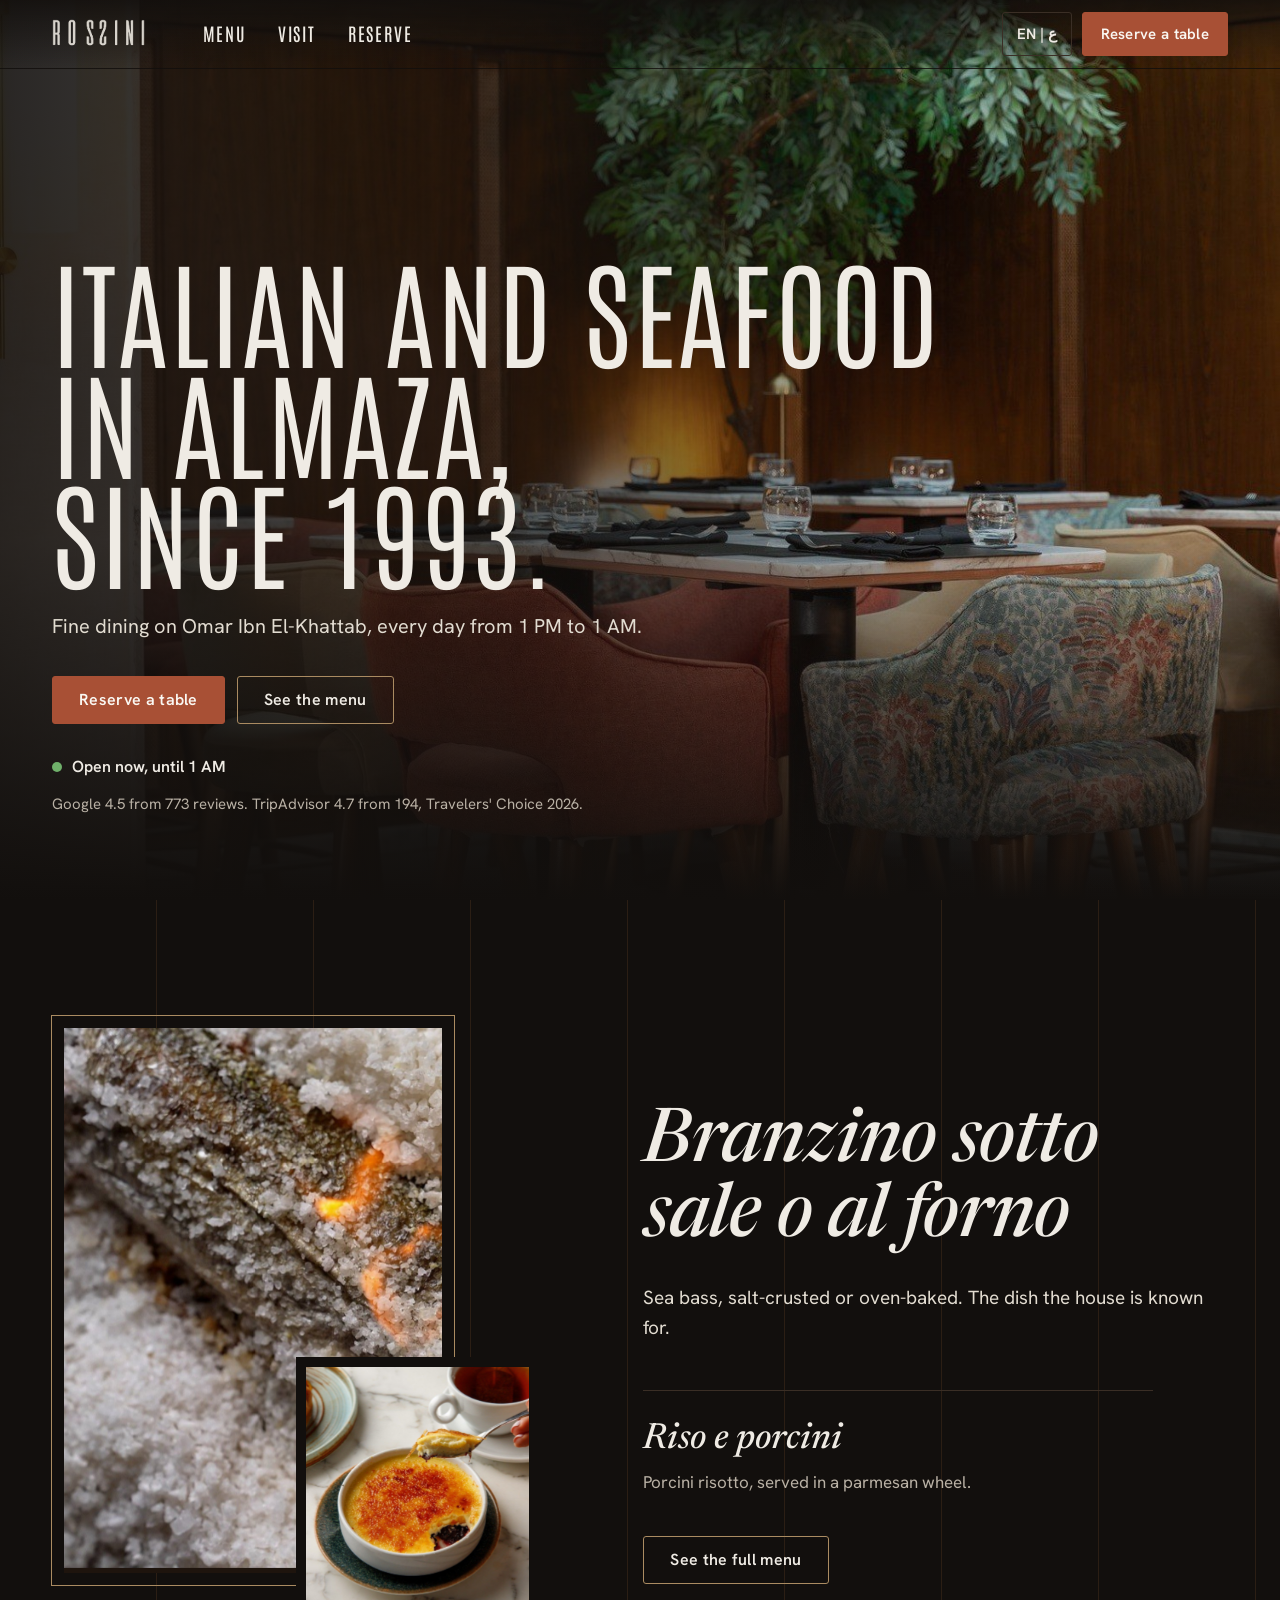
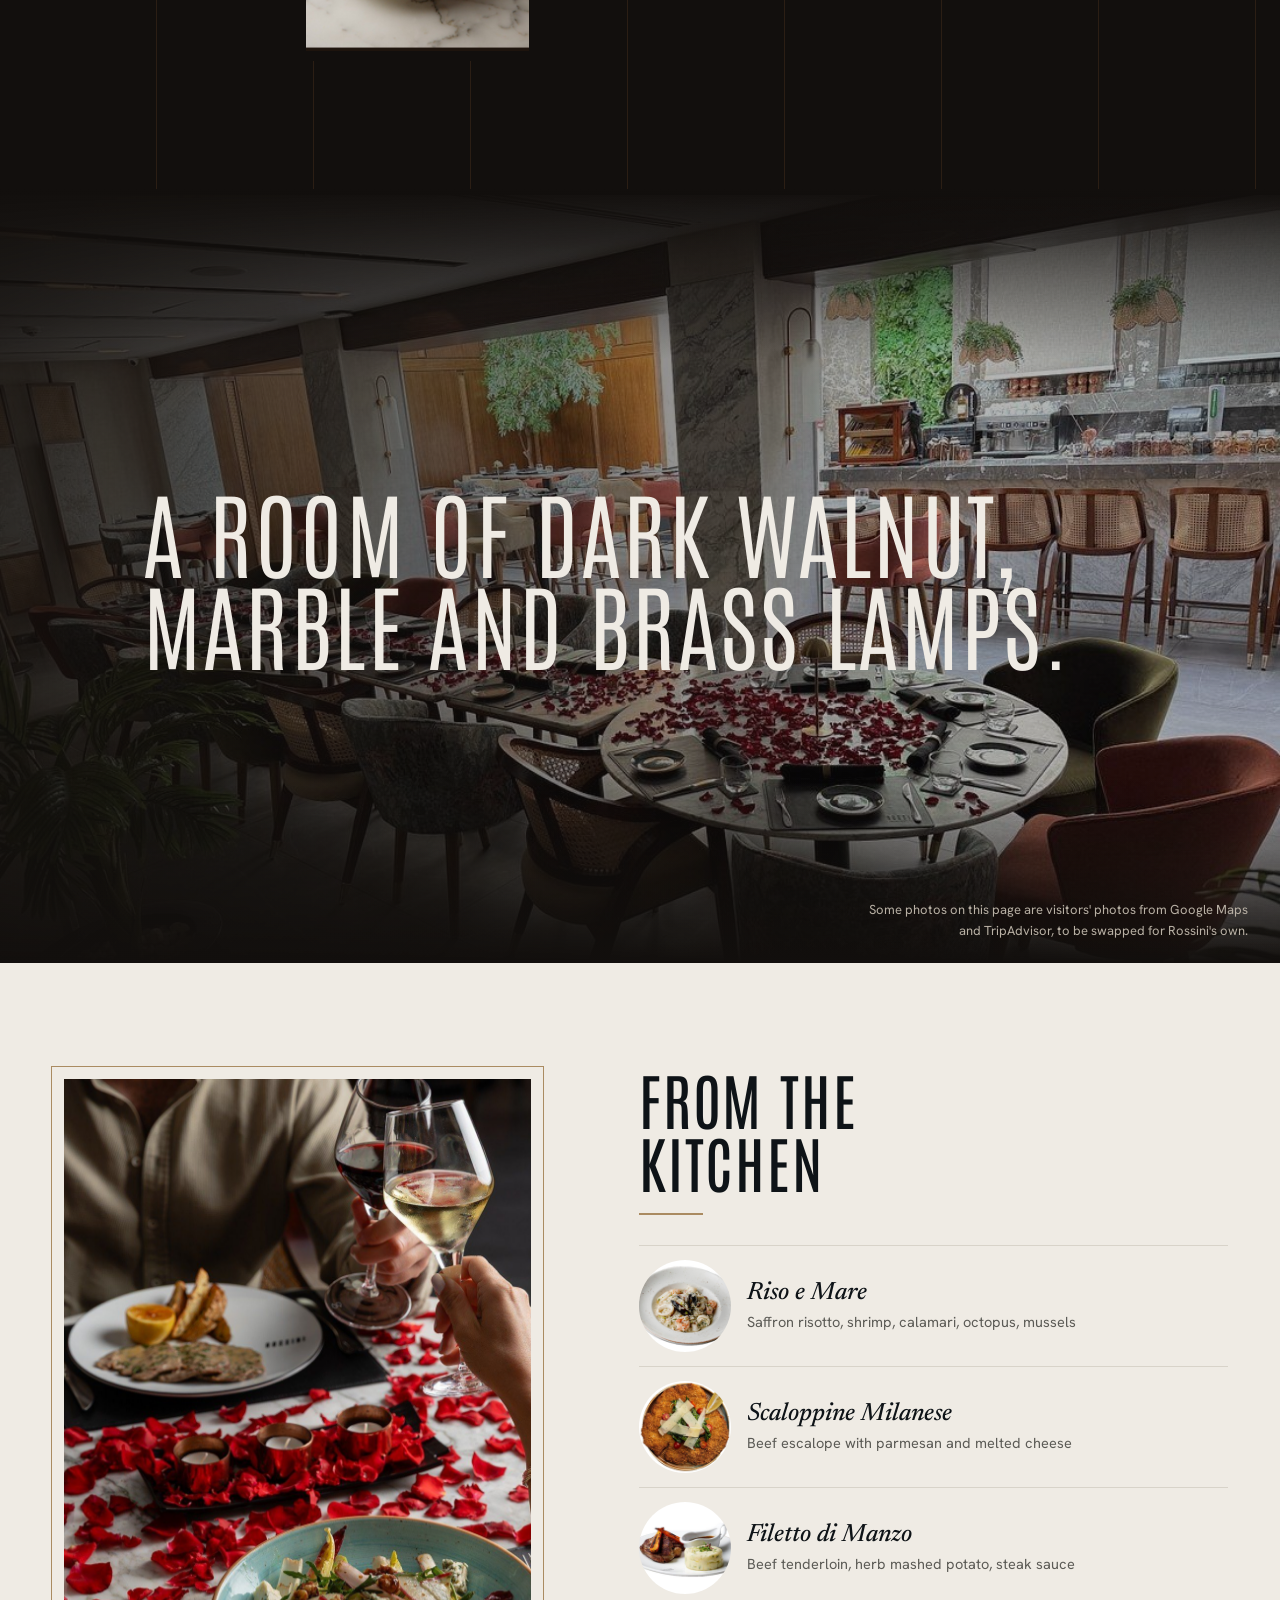
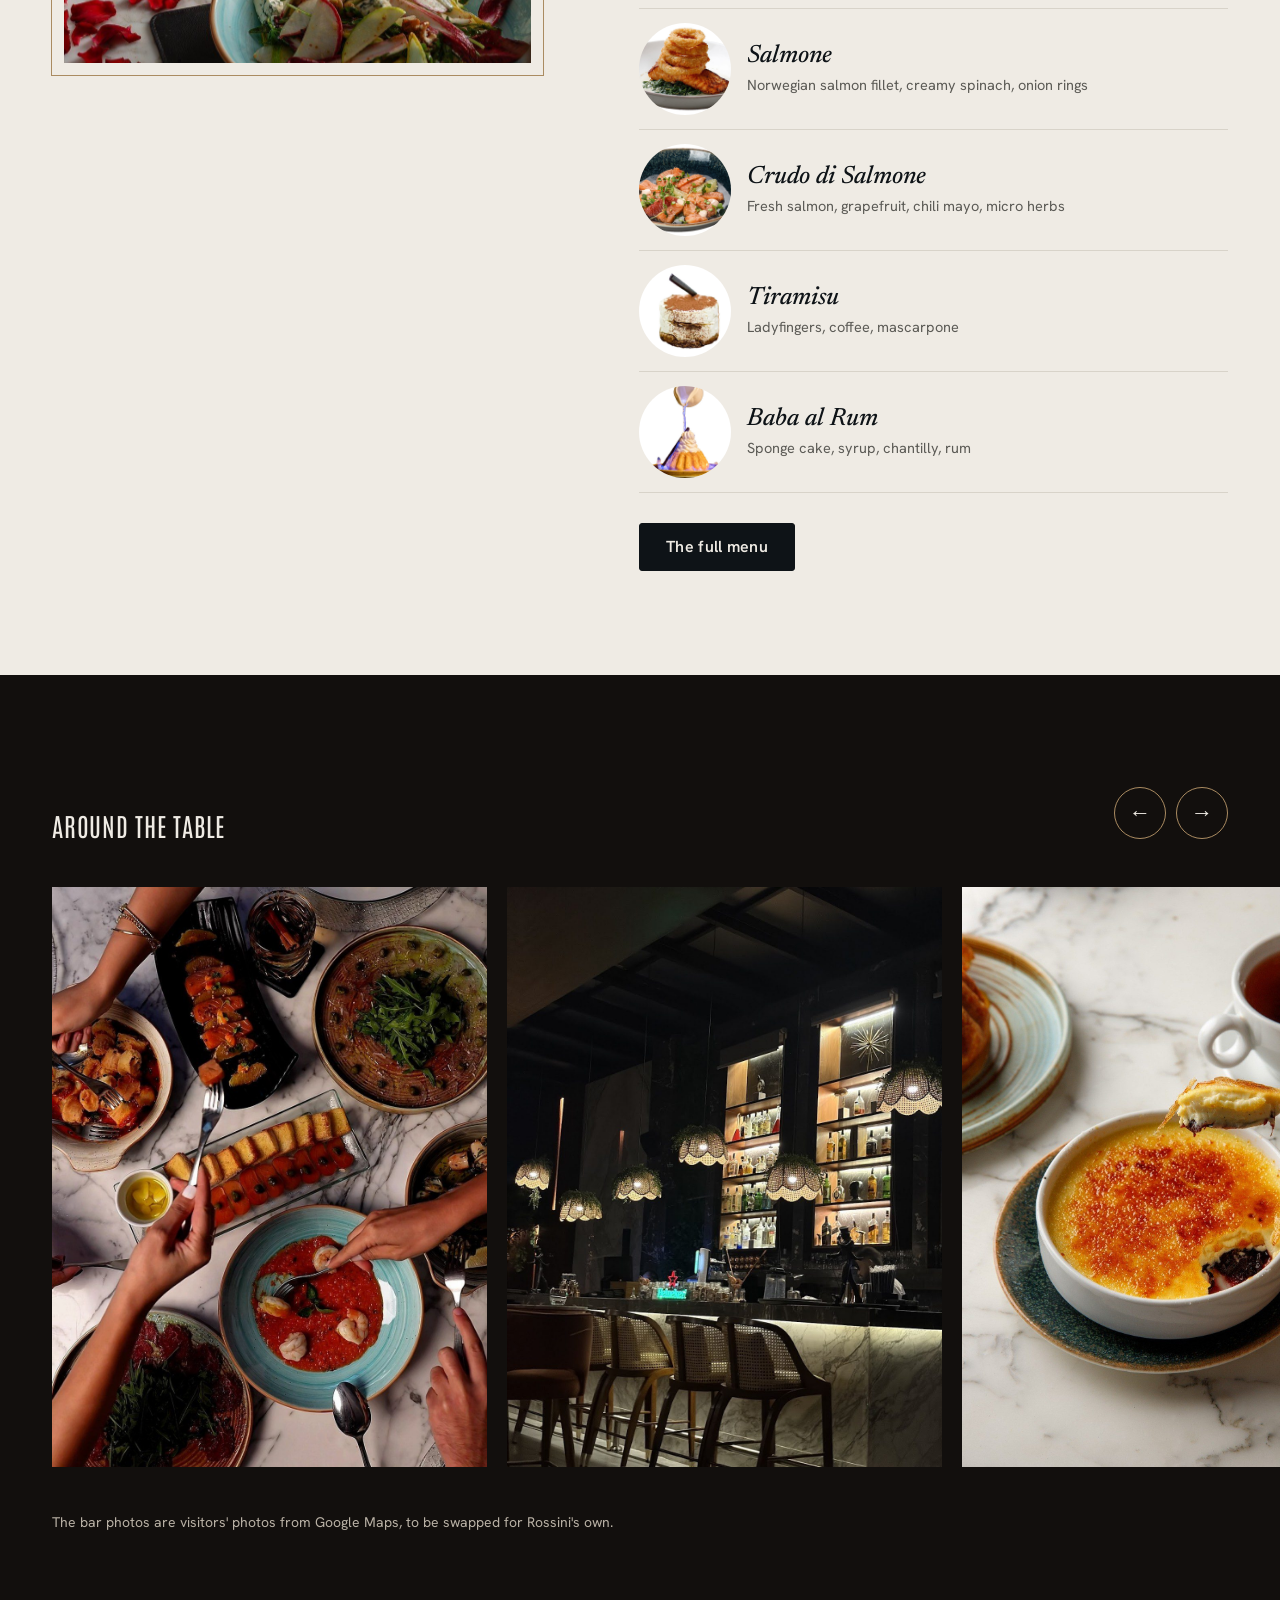
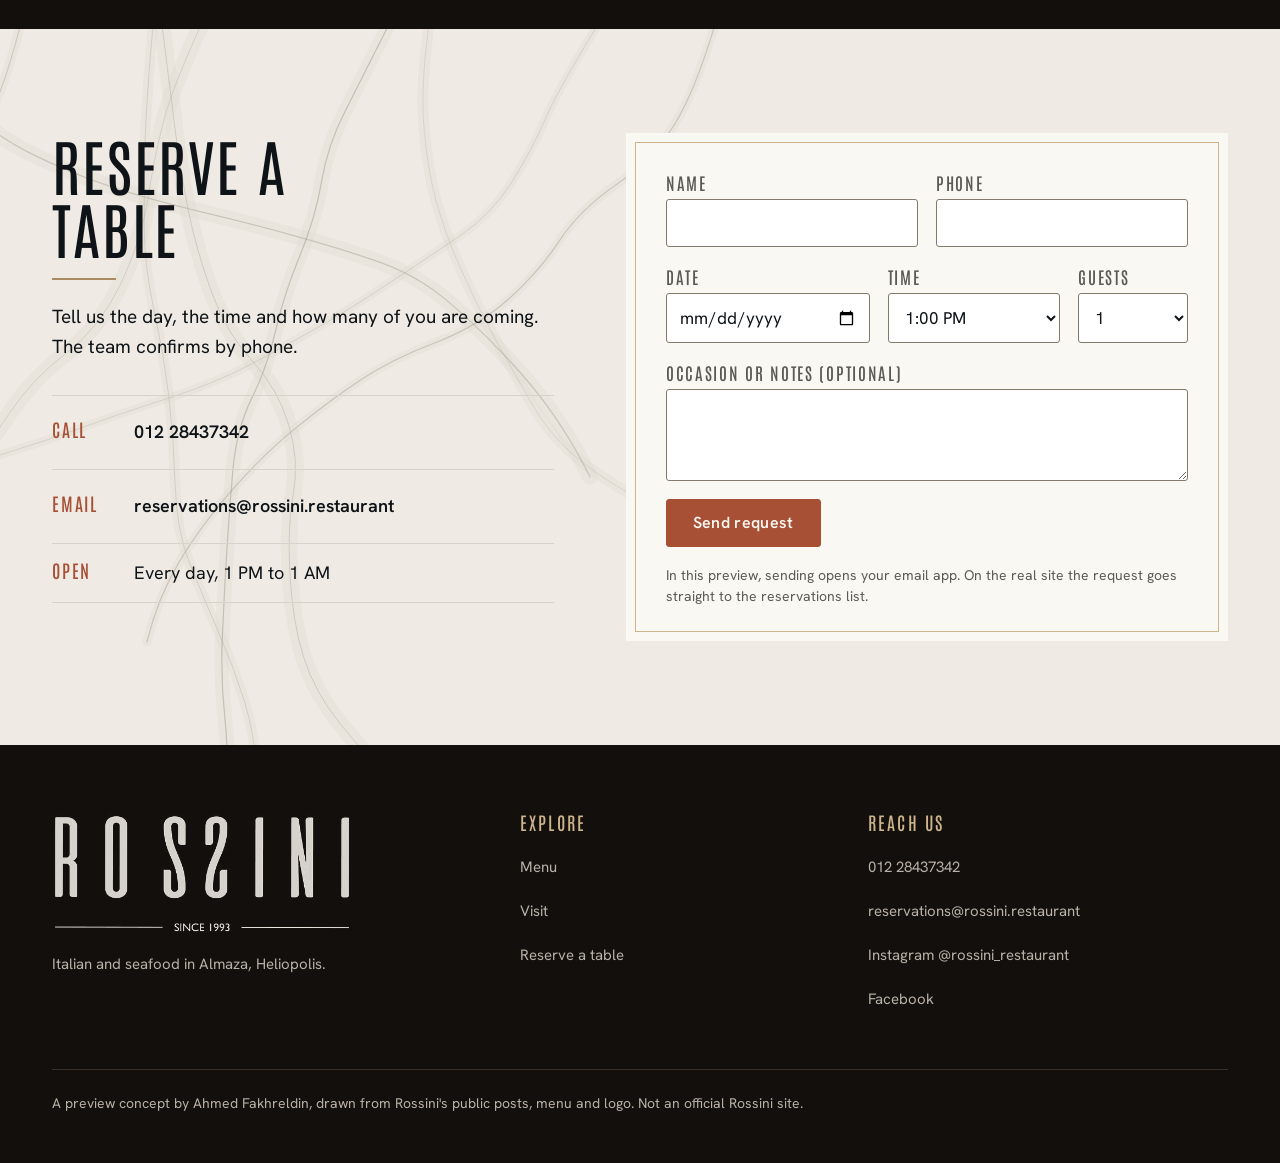
<file: index.html>
<!doctype html>
<html lang="en"><head><meta charset="utf-8"><meta name="viewport" content="width=device-width,initial-scale=1">
<title>Rossini | Italian and seafood in Almaza, since 1993</title>
<meta name="description" content="Rossini, Italian and seafood fine dining on Omar Ibn El-Khattab in Almaza, Heliopolis. Menu, hours, directions and table requests."><meta name="theme-color" content="#120F0D"><meta name="robots" content="noindex">
<meta property="og:title" content="Rossini | Italian and seafood in Almaza, since 1993"><meta property="og:description" content="Rossini, Italian and seafood fine dining on Omar Ibn El-Khattab in Almaza, Heliopolis. Menu, hours, directions and table requests."><meta property="og:image" content="img/rossini/01_DPwO1UuDSad.jpg">
<link rel="icon" type="image/png" href="img/rossini/icon.png">
<script>document.documentElement.classList.add("js")</script>
<link rel="stylesheet" href="fonts.css"><link rel="stylesheet" href="site.css"></head><body>
<a class="skip" href="#main">Skip to content</a><header class="hdr hdr--over"><div class="wrap">
 <a class="brand" href="index.html" aria-label="Rossini, home"><img src="img/rossini/mark-cream.png" alt="Rossini" width="124" height="40"></a>
 <nav class="nav" aria-label="Main"><a href="menu.html">Menu</a><a href="visit.html">Visit</a><a href="index.html#reserve">Reserve</a></nav>
 <div class="hr"><button class="lang js-ar" type="button" aria-label="Switch to Arabic">EN | ع</button><a class="btn sm" href="index.html#reserve">Reserve a table</a></div>
 <button class="burger" type="button" aria-expanded="false" aria-controls="mnav" aria-label="Open menu"><i></i><i></i><i></i></button>
</div></header>
<nav class="mnav" id="mnav" aria-label="Menu"><a href="menu.html">Menu</a><a href="visit.html">Visit</a><a href="index.html#reserve">Reserve a table</a><a href="https://www.instagram.com/rossini_restaurant/" target="_blank" rel="noopener">Instagram</a>
 <a class="sub js-ar" href="#" onclick="return false">Arabic version: part of the full build</a></nav>
<main id="main">
<section class="hero2">
 <div class="hbg"><img src="img/rossini/full/01_DPwO1UuDSad.jpg" alt="The Rossini dining room: walnut panelling, an olive tree, coral velvet armchairs and marble tables" width="1365" height="1706" fetchpriority="high"></div>
 <div class="wrap hwrap">
  <h1><span class="ln">Italian and seafood</span> <span class="ln">in Almaza,</span> <span class="ln">since 1993.</span></h1>
  <p class="sub">Fine dining on Omar Ibn El-Khattab, every day from 1 PM to 1 AM.</p>
  <div class="cta"><a class="btn" href="#reserve">Reserve a table</a><a class="btn ghost" href="menu.html">See the menu</a></div>
  <p class="status js-status">Open every day, 1 PM to 1 AM</p>
  <p class="proof">Google 4.5 from 773 reviews. TripAdvisor 4.7 from 194, Travelers' Choice 2026.</p>
 </div>
</section>

<section class="sigf"><div class="wrap">
 <div class="sf-fig">
  <figure class="sf-main px ob rv"><img data-px="46" src="img/rossini/full/03_DQtmpgDiWe9.jpg" alt="Sea bass baked in a salt crust, with a flame at the edge" width="1012" height="1800" loading="lazy" decoding="async"></figure>
  <figure class="sf-sub px rv" style="--d:.18s"><img data-px="-30" src="img/rossini/full/04_Dc0jBElD6-a.jpg" alt="A crème brûlée being cracked with a spoon, tea beside it" width="1365" height="1706" loading="lazy" decoding="async"></figure>
 </div>
 <div class="sf-copy">
  <h2 class="rv">Branzino sotto sale o al forno</h2>
  <p class="lead rv" style="--d:.1s">Sea bass, salt-crusted or oven-baked. The dish the house is known for.</p>
  <div class="sf2 rv" style="--d:.2s"><h3>Riso e porcini</h3><p>Porcini risotto, served in a parmesan wheel.</p></div>
  <div class="cta rv" style="--d:.3s"><a class="btn ghost" href="menu.html">See the full menu</a></div>
 </div>
</div></section>

<section class="pband">
 <div class="pimg"><img data-px="60" src="img/rossini/full/10_ta-dining-room.jpg" alt="A long table set with rose petals, with the bar and garden glazing behind" width="1100" height="825" loading="lazy" decoding="async"></div>
 <div class="wrap"><p class="bigline rv">A room of dark walnut, marble and brass lamps.</p></div>
 <p class="pcap">Some photos on this page are visitors' photos from Google Maps and TripAdvisor, to be swapped for Rossini's own.</p>
</section>

<section class="sec kitchen"><div class="wrap">
 <figure class="kfig px ob"><img data-px="40" src="img/rossini/full/07_DeEXs-hDTd3.jpg" alt="A table set for two with rose petals, wine glasses, a salad and a fish dish" width="1080" height="1350" loading="lazy" decoding="async"></figure>
 <div>
  <h2 class="rv">From the kitchen</h2><span class="rule"></span>
  <ul class="rows"><li><span class="th"><img src="img/rossini/dishes/fff6aa2e.jpg" alt="" width="600" height="400"></span><span class="it"><i>Riso e Mare</i><small>Saffron risotto, shrimp, calamari, octopus, mussels</small></span></li><li><span class="th"><img src="img/rossini/dishes/2e9b0869.jpg" alt="" width="600" height="400"></span><span class="it"><i>Scaloppine Milanese</i><small>Beef escalope with parmesan and melted cheese</small></span></li><li><span class="th"><img src="img/rossini/dishes/8d470fe8.jpg" alt="" width="600" height="400"></span><span class="it"><i>Filetto di Manzo</i><small>Beef tenderloin, herb mashed potato, steak sauce</small></span></li><li><span class="th"><img src="img/rossini/dishes/2f91ca54.jpg" alt="" width="600" height="400"></span><span class="it"><i>Salmone</i><small>Norwegian salmon fillet, creamy spinach, onion rings</small></span></li><li><span class="th"><img src="img/rossini/dishes/bc25a0dc.jpg" alt="" width="600" height="400"></span><span class="it"><i>Crudo di Salmone</i><small>Fresh salmon, grapefruit, chili mayo, micro herbs</small></span></li><li><span class="th"><img src="img/rossini/dishes/a33565ce.jpg" alt="" width="600" height="400"></span><span class="it"><i>Tiramisu</i><small>Ladyfingers, coffee, mascarpone</small></span></li><li><span class="th"><img src="img/rossini/dishes/de966da7.jpg" alt="" width="600" height="400"></span><span class="it"><i>Baba al Rum</i><small>Sponge cake, syrup, chantilly, rum</small></span></li></ul>
  <div class="more rv"><a class="btn dk" href="menu.html">The full menu</a></div>
 </div>
</div></section>

<section class="evening">
 <div class="wrap ehead"><h2 class="rv">Around the table</h2>
  <div class="gnav"><button type="button" class="js-prev" aria-label="Previous photos">&#8592;</button><button type="button" class="js-next" aria-label="Next photos">&#8594;</button></div></div>
 <div class="track js-track" tabindex="0" role="region" aria-label="Photos of Rossini, scroll sideways">
  <figure><img src="img/rossini/full/08_DPbLyehDDM-.jpg" alt="A full table of sharing dishes seen from above, hands reaching in" width="1012" height="1800" loading="lazy" decoding="async"></figure>
  <figure><img src="img/rossini/full/13_maps-bar-night.jpg" alt="The bar at night, lit amber" width="1080" height="1440" loading="lazy" decoding="async"></figure>
  <figure><img src="img/rossini/full/04_Dc0jBElD6-a.jpg" alt="Crème brûlée with a hand cracking the sugar" width="1365" height="1706" loading="lazy" decoding="async"></figure>
  <figure><img src="img/rossini/full/12_maps-bar.jpg" alt="The marble bar by day, with backlit shelves and woven pendant lamps" width="1080" height="1620" loading="lazy" decoding="async"></figure>
  <figure><img src="img/rossini/full/11_ta-table-spread.jpg" alt="Overhead view of a marble table with sharing plates embossed with the Rossini name" width="853" height="1280" loading="lazy" decoding="async"></figure>
 </div>
 <div class="wrap"><p class="cap">The bar photos are visitors' photos from Google Maps, to be swapped for Rossini's own.</p></div>
</section>

<section class="sec reserve" id="reserve"><svg class="marble" viewBox="0 0 1600 900" preserveAspectRatio="xMidYMid slice" aria-hidden="true" focusable="false"><path d="M-136.4,-20.0 Q-80.9,54.8 -48.0,93.1 Q-15.0,131.4 36.3,157.0 Q87.6,182.5 137.8,199.3 Q187.9,216.1 248.9,230.4 Q309.9,244.8 369.5,261.3 Q429.2,277.8 474.5,294.0 Q519.8,310.2 554.6,338.6 Q589.3,367.0 628.2,407.8 Q667.1,448.5 692.8,486.0 Q718.5,523.5 737.4,562.3" fill="none" stroke="#CBC5BA" stroke-width="20.0" stroke-opacity=".16" stroke-linecap="round"/><path d="M-136.4,-20.0 Q-80.9,54.8 -48.0,93.1 Q-15.0,131.4 36.3,157.0 Q87.6,182.5 137.8,199.3 Q187.9,216.1 248.9,230.4 Q309.9,244.8 369.5,261.3 Q429.2,277.8 474.5,294.0 Q519.8,310.2 554.6,338.6 Q589.3,367.0 628.2,407.8 Q667.1,448.5 692.8,486.0 Q718.5,523.5 737.4,562.3" fill="none" stroke="#9D968A" stroke-width="1.56" stroke-opacity="0.42" stroke-linecap="round"/><path d="M259.2,-20.0 Q216.2,72.7 204.5,117.5 Q192.9,162.3 184.9,214.5 Q176.8,266.8 150.9,321.2 Q125.0,375.6 82.4,408.0 Q39.9,440.4 11.0,483.9 Q-17.8,527.4 -44.4,561.5 Q-71.0,595.7 -117.3,624.9 Q-163.6,654.1 -195.4,698.9 Q-227.3,743.7 -274.0,774.2 Q-320.7,804.6 -362.5,839.7" fill="none" stroke="#CBC5BA" stroke-width="20.8" stroke-opacity=".16" stroke-linecap="round"/><path d="M259.2,-20.0 Q216.2,72.7 204.5,117.5 Q192.9,162.3 184.9,214.5 Q176.8,266.8 150.9,321.2 Q125.0,375.6 82.4,408.0 Q39.9,440.4 11.0,483.9 Q-17.8,527.4 -44.4,561.5 Q-71.0,595.7 -117.3,624.9 Q-163.6,654.1 -195.4,698.9 Q-227.3,743.7 -274.0,774.2 Q-320.7,804.6 -362.5,839.7" fill="none" stroke="#9D968A" stroke-width="1.22" stroke-opacity="0.31" stroke-linecap="round"/><path d="M29.8,-20.0 Q8.3,70.7 -15.8,116.2 Q-39.9,161.7 -63.3,203.6 Q-86.7,245.6 -103.4,295.8 Q-120.1,346.1 -118.1,388.8 Q-116.2,431.5 -123.4,490.5 Q-130.6,549.5 -145.6,601.9 Q-160.6,654.2 -191.9,685.0 Q-223.2,715.9 -249.8,751.7 Q-276.5,787.6 -287.5,843.0 Q-298.5,898.4 -293.8,942.4" fill="none" stroke="#CBC5BA" stroke-width="11.9" stroke-opacity=".16" stroke-linecap="round"/><path d="M29.8,-20.0 Q8.3,70.7 -15.8,116.2 Q-39.9,161.7 -63.3,203.6 Q-86.7,245.6 -103.4,295.8 Q-120.1,346.1 -118.1,388.8 Q-116.2,431.5 -123.4,490.5 Q-130.6,549.5 -145.6,601.9 Q-160.6,654.2 -191.9,685.0 Q-223.2,715.9 -249.8,751.7 Q-276.5,787.6 -287.5,843.0 Q-298.5,898.4 -293.8,942.4" fill="none" stroke="#9D968A" stroke-width="1.50" stroke-opacity="0.35" stroke-linecap="round"/><path d="M192.9,-20.0 Q182.5,93.8 181.2,148.2 Q180.0,202.5 180.3,251.8 Q180.7,301.2 192.7,354.6 Q204.8,408.0 211.0,461.6 Q217.3,515.1 218.9,572.1 Q220.6,629.2 236.8,669.7 Q253.1,710.2 272.4,754.6 Q291.8,798.9 305.4,842.3 Q319.0,885.7 321.7,942.2 Q324.3,998.6 345.9,1052.0" fill="none" stroke="#CBC5BA" stroke-width="12.9" stroke-opacity=".16" stroke-linecap="round"/><path d="M192.9,-20.0 Q182.5,93.8 181.2,148.2 Q180.0,202.5 180.3,251.8 Q180.7,301.2 192.7,354.6 Q204.8,408.0 211.0,461.6 Q217.3,515.1 218.9,572.1 Q220.6,629.2 236.8,669.7 Q253.1,710.2 272.4,754.6 Q291.8,798.9 305.4,842.3 Q319.0,885.7 321.7,942.2 Q324.3,998.6 345.9,1052.0" fill="none" stroke="#9D968A" stroke-width="0.82" stroke-opacity="0.46" stroke-linecap="round"/><path d="M538.7,-20.0 Q525.5,67.2 529.6,120.9 Q533.7,174.7 544.6,215.3 Q555.4,255.9 575.8,302.1 Q596.2,348.2 619.4,390.6 Q642.7,433.0 666.3,473.5 Q689.9,514.0 726.1,542.7 Q762.2,571.5 807.4,593.9 Q852.6,616.4 911.6,634.1 Q970.6,651.8 1026.5,667.1 Q1082.3,682.4 1137.9,703.6" fill="none" stroke="#CBC5BA" stroke-width="13.8" stroke-opacity=".16" stroke-linecap="round"/><path d="M538.7,-20.0 Q525.5,67.2 529.6,120.9 Q533.7,174.7 544.6,215.3 Q555.4,255.9 575.8,302.1 Q596.2,348.2 619.4,390.6 Q642.7,433.0 666.3,473.5 Q689.9,514.0 726.1,542.7 Q762.2,571.5 807.4,593.9 Q852.6,616.4 911.6,634.1 Q970.6,651.8 1026.5,667.1 Q1082.3,682.4 1137.9,703.6" fill="none" stroke="#9D968A" stroke-width="0.71" stroke-opacity="0.41" stroke-linecap="round"/><path d="M200.2,-20.0 Q213.8,86.3 219.4,132.3 Q225.1,178.3 235.2,228.5 Q245.3,278.8 264.4,331.1 Q283.4,383.3 315.3,417.5 Q347.1,451.6 360.7,496.7 Q374.3,541.9 366.7,582.8 Q359.0,623.7 362.4,683.5 Q365.7,743.4 379.3,787.0 Q393.0,830.7 424.6,870.1 Q456.3,909.4 485.3,939.6" fill="none" stroke="#CBC5BA" stroke-width="21.0" stroke-opacity=".16" stroke-linecap="round"/><path d="M200.2,-20.0 Q213.8,86.3 219.4,132.3 Q225.1,178.3 235.2,228.5 Q245.3,278.8 264.4,331.1 Q283.4,383.3 315.3,417.5 Q347.1,451.6 360.7,496.7 Q374.3,541.9 366.7,582.8 Q359.0,623.7 362.4,683.5 Q365.7,743.4 379.3,787.0 Q393.0,830.7 424.6,870.1 Q456.3,909.4 485.3,939.6" fill="none" stroke="#9D968A" stroke-width="1.08" stroke-opacity="0.39" stroke-linecap="round"/><path d="M757.9,-20.0 Q698.7,75.3 682.1,114.0 Q665.4,152.7 640.1,193.3 Q614.7,233.9 575.0,260.9 Q535.4,287.9 485.2,320.9 Q435.1,354.0 397.4,375.5 Q359.7,397.0 314.5,421.1 Q269.3,445.2 210.3,464.0 Q151.4,482.8 103.8,500.3 Q56.1,517.8 7.9,532.5 Q-40.3,547.1 -98.4,566.8" fill="none" stroke="#CBC5BA" stroke-width="10.9" stroke-opacity=".16" stroke-linecap="round"/><path d="M757.9,-20.0 Q698.7,75.3 682.1,114.0 Q665.4,152.7 640.1,193.3 Q614.7,233.9 575.0,260.9 Q535.4,287.9 485.2,320.9 Q435.1,354.0 397.4,375.5 Q359.7,397.0 314.5,421.1 Q269.3,445.2 210.3,464.0 Q151.4,482.8 103.8,500.3 Q56.1,517.8 7.9,532.5 Q-40.3,547.1 -98.4,566.8" fill="none" stroke="#9D968A" stroke-width="1.02" stroke-opacity="0.33" stroke-linecap="round"/><path d="M494.7,-20.0 Q453.5,62.0 431.4,105.2 Q409.3,148.3 402.0,192.9 Q394.6,237.5 374.6,286.6 Q354.5,335.7 344.3,380.4 Q334.0,425.0 314.9,463.6 Q295.8,502.1 291.2,552.8 Q286.6,603.5 283.4,657.2 Q280.1,710.9 277.9,762.8 Q275.7,814.8 281.2,865.5 Q286.6,916.3 281.5,970.1" fill="none" stroke="#CBC5BA" stroke-width="18.2" stroke-opacity=".16" stroke-linecap="round"/><path d="M494.7,-20.0 Q453.5,62.0 431.4,105.2 Q409.3,148.3 402.0,192.9 Q394.6,237.5 374.6,286.6 Q354.5,335.7 344.3,380.4 Q334.0,425.0 314.9,463.6 Q295.8,502.1 291.2,552.8 Q286.6,603.5 283.4,657.2 Q280.1,710.9 277.9,762.8 Q275.7,814.8 281.2,865.5 Q286.6,916.3 281.5,970.1" fill="none" stroke="#9D968A" stroke-width="1.54" stroke-opacity="0.47" stroke-linecap="round"/><path d="M898.8,-20.0 Q870.9,77.1 843.5,121.2 Q816.1,165.3 770.3,197.0 Q724.4,228.7 699.4,267.0 Q674.3,305.3 636.2,339.7 Q598.0,374.0 543.9,394.7 Q489.9,415.3 451.6,440.6 Q413.4,465.8 371.1,500.2 Q328.7,534.5 290.0,578.8 Q251.2,623.1 224.0,668.6 Q196.8,714.2 183.7,768.7" fill="none" stroke="#CBC5BA" stroke-width="11.4" stroke-opacity=".16" stroke-linecap="round"/><path d="M898.8,-20.0 Q870.9,77.1 843.5,121.2 Q816.1,165.3 770.3,197.0 Q724.4,228.7 699.4,267.0 Q674.3,305.3 636.2,339.7 Q598.0,374.0 543.9,394.7 Q489.9,415.3 451.6,440.6 Q413.4,465.8 371.1,500.2 Q328.7,534.5 290.0,578.8 Q251.2,623.1 224.0,668.6 Q196.8,714.2 183.7,768.7" fill="none" stroke="#9D968A" stroke-width="1.38" stroke-opacity="0.44" stroke-linecap="round"/></svg><div class="wrap">
 <div class="rcopy">
  <h2>Reserve a table</h2><span class="rule"></span>
  <p class="lead">Tell us the day, the time and how many of you are coming. The team confirms by phone.</p>
  <ul class="ways">
   <li><span>Call</span><a href="tel:+201228437342">012 28437342</a></li>
   <li><span>Email</span><a href="mailto:reservations@rossini.restaurant">reservations@rossini.restaurant</a></li>
   <li><span>Open</span>Every day, 1 PM to 1 AM</li>
  </ul>
 </div>
 <form class="rform js-rform" id="rform" novalidate>
  <div class="two"><div class="fld"><label for="rf-name">Name</label><input id="rf-name" name="name" autocomplete="name" required></div><div class="fld"><label for="rf-phone">Phone</label><input id="rf-phone" name="phone" type="tel" autocomplete="tel" inputmode="tel" required></div></div>
  <div class="three"><div class="fld"><label for="rf-date">Date</label><input id="rf-date" name="date" type="date" required></div><div class="fld"><label for="rf-time">Time</label><select id="rf-time" name="time"><option>1:00 PM</option><option>1:30 PM</option><option>2:00 PM</option><option>2:30 PM</option><option>3:00 PM</option><option>3:30 PM</option><option>4:00 PM</option><option>4:30 PM</option><option>5:00 PM</option><option>5:30 PM</option><option>6:00 PM</option><option>6:30 PM</option><option>7:00 PM</option><option>7:30 PM</option><option>8:00 PM</option><option>8:30 PM</option><option>9:00 PM</option><option>9:30 PM</option><option>10:00 PM</option><option>10:30 PM</option><option>11:00 PM</option><option>11:30 PM</option><option>12:00 AM</option><option>12:30 AM</option></select></div><div class="fld"><label for="rf-guests">Guests</label><select id="rf-guests" name="guests"><option>1</option><option>2</option><option>3</option><option>4</option><option>5</option><option>6</option><option>7</option><option>8</option><option>9</option><option>10</option><option>11</option><option>12</option></select></div></div>
  <div class="fld"><label for="rf-notes">Occasion or notes (optional)</label><textarea id="rf-notes" name="notes" rows="3"></textarea></div>
  <p class="rerr" id="rf-err" role="alert" hidden></p>
  <button class="btn" type="submit">Send request</button>
  <p class="fine">In this preview, sending opens your email app. On the real site the request goes straight to the reservations list.</p>
  <a class="js-mail" href="mailto:reservations@rossini.restaurant" hidden tabindex="-1" aria-hidden="true">mail</a>
 </form>
</div></section>
</main><footer class="ftr"><div class="wrap">
 <div><img src="img/rossini/logo-cream.png" alt="Rossini, since 1993" width="300" height="120"><p style="margin-top:18px">Italian and seafood in Almaza, Heliopolis.</p></div>
 <div><h4>Explore</h4><ul><li><a href="menu.html">Menu</a></li><li><a href="visit.html">Visit</a></li><li><a href="index.html#reserve">Reserve a table</a></li></ul></div>
 <div><h4>Reach us</h4><ul><li><a href="tel:+201228437342">012 28437342</a></li><li><a href="mailto:reservations@rossini.restaurant">reservations@rossini.restaurant</a></li><li><a href="https://www.instagram.com/rossini_restaurant/" target="_blank" rel="noopener">Instagram @rossini_restaurant</a></li><li><a href="https://www.facebook.com/rossinirestaurantegypt" target="_blank" rel="noopener">Facebook</a></li></ul></div>
 <p class="fine">A preview concept by Ahmed Fakhreldin, drawn from Rossini's public posts, menu and logo. Not an official Rossini site.</p>
</div></footer><nav class="mbar" aria-label="Quick actions"><a class="main" href="index.html#reserve">Reserve</a><a href="menu.html">Menu</a><a href="tel:+201228437342">Call</a></nav><div class="toast" role="status" aria-live="polite">The Arabic version is part of the full build.</div><script src="app.js"></script></body></html>
</file>
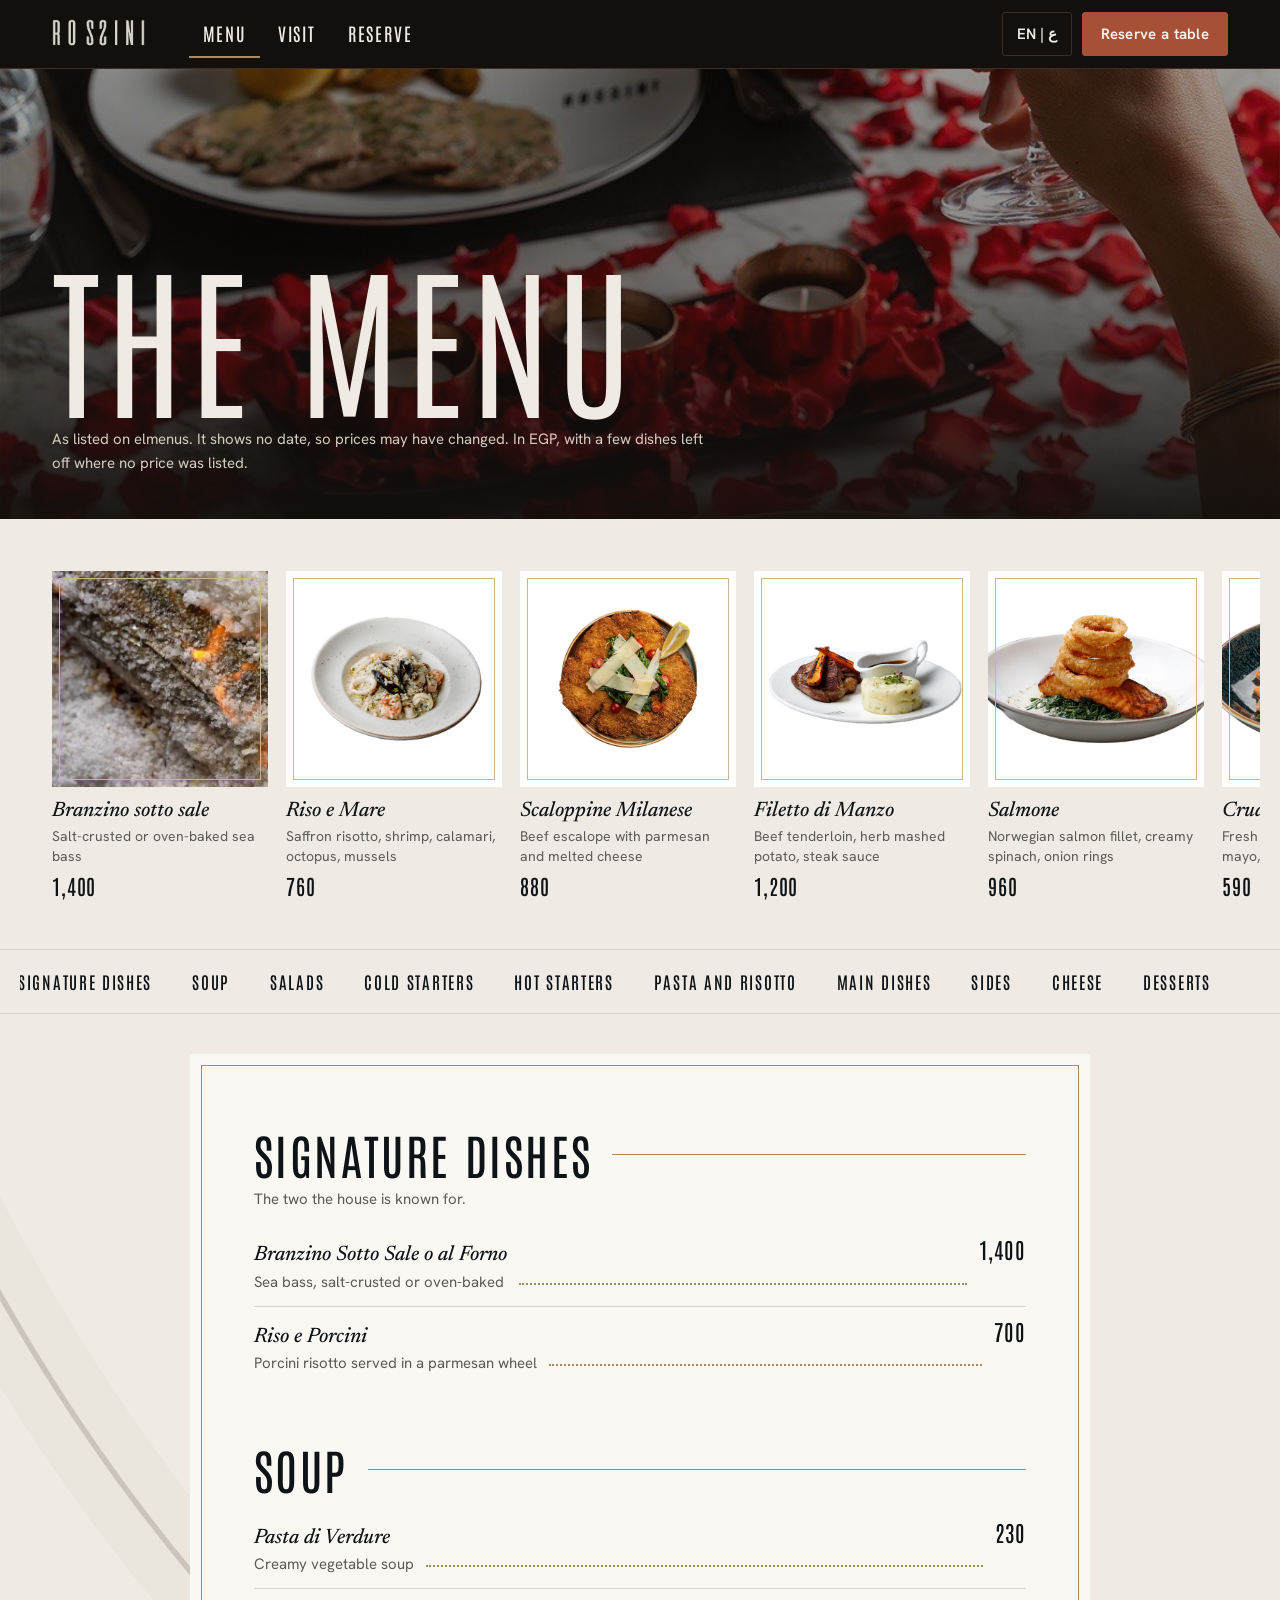
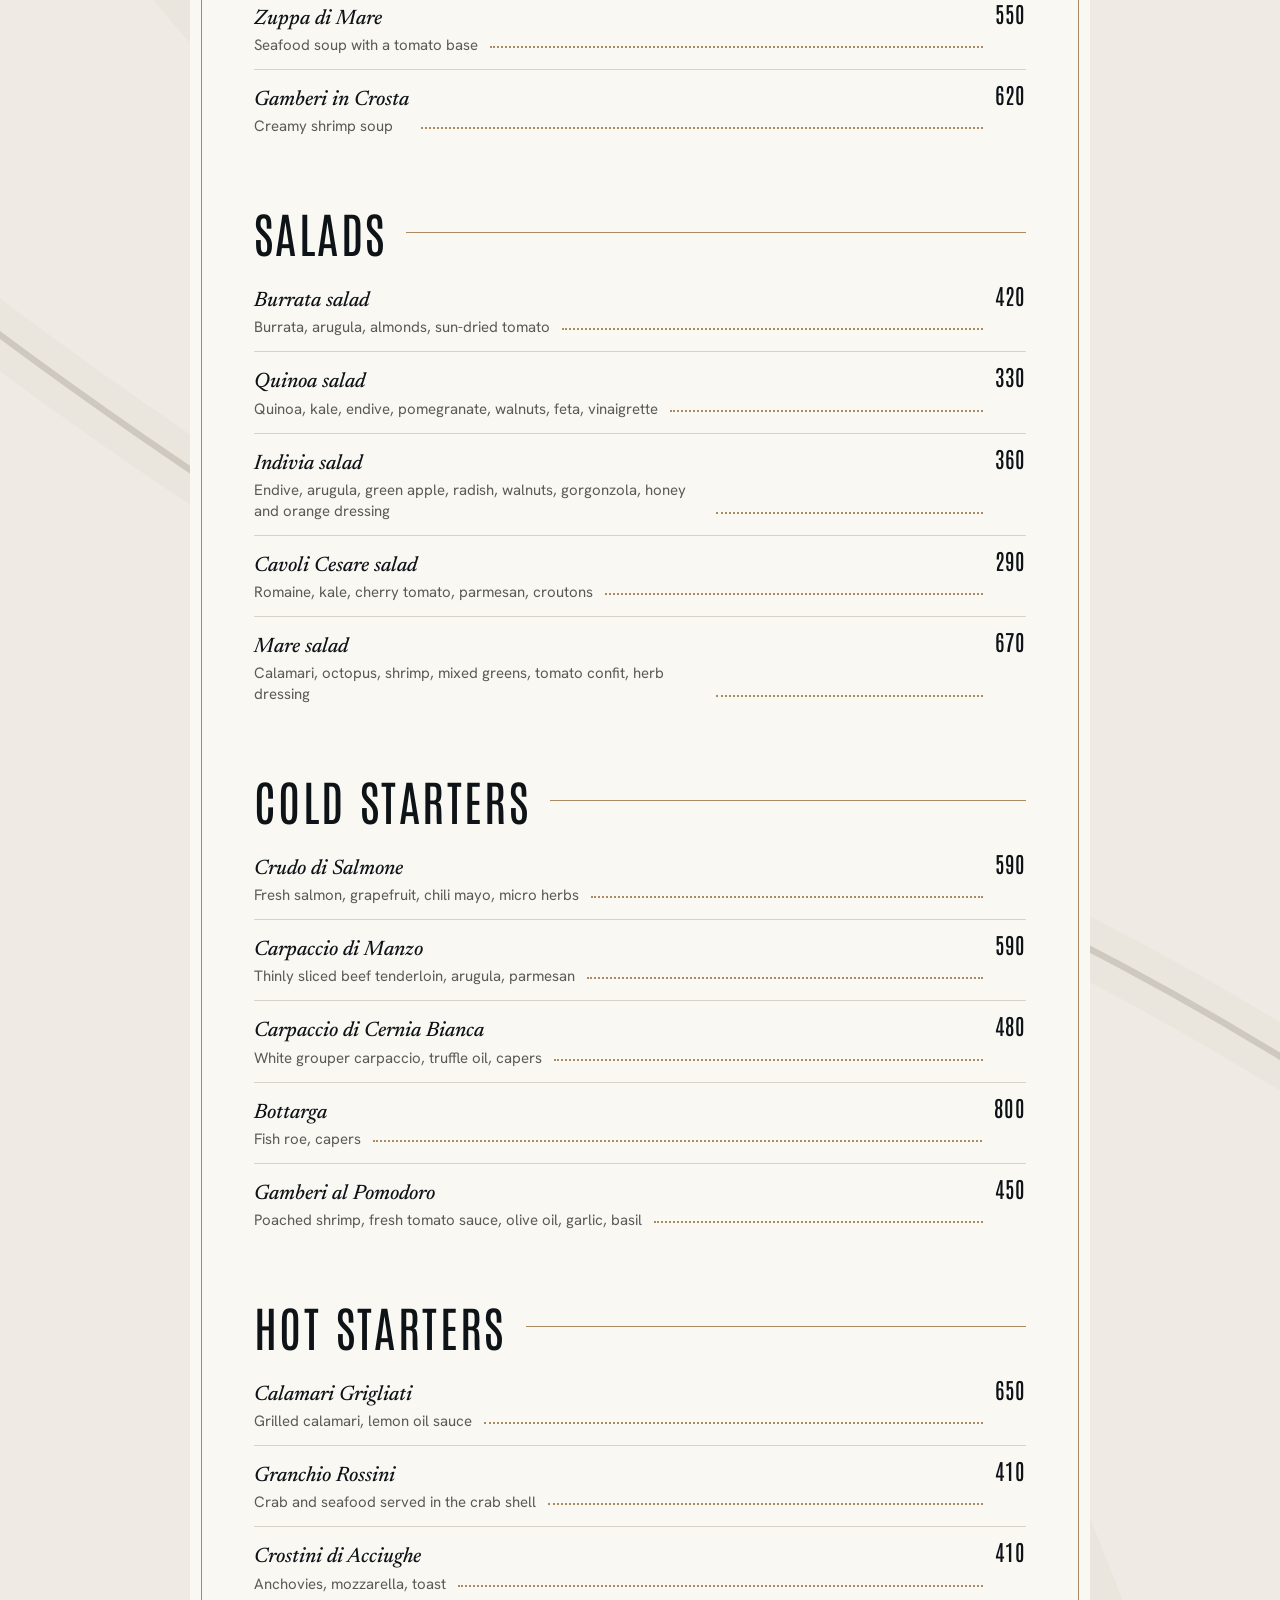
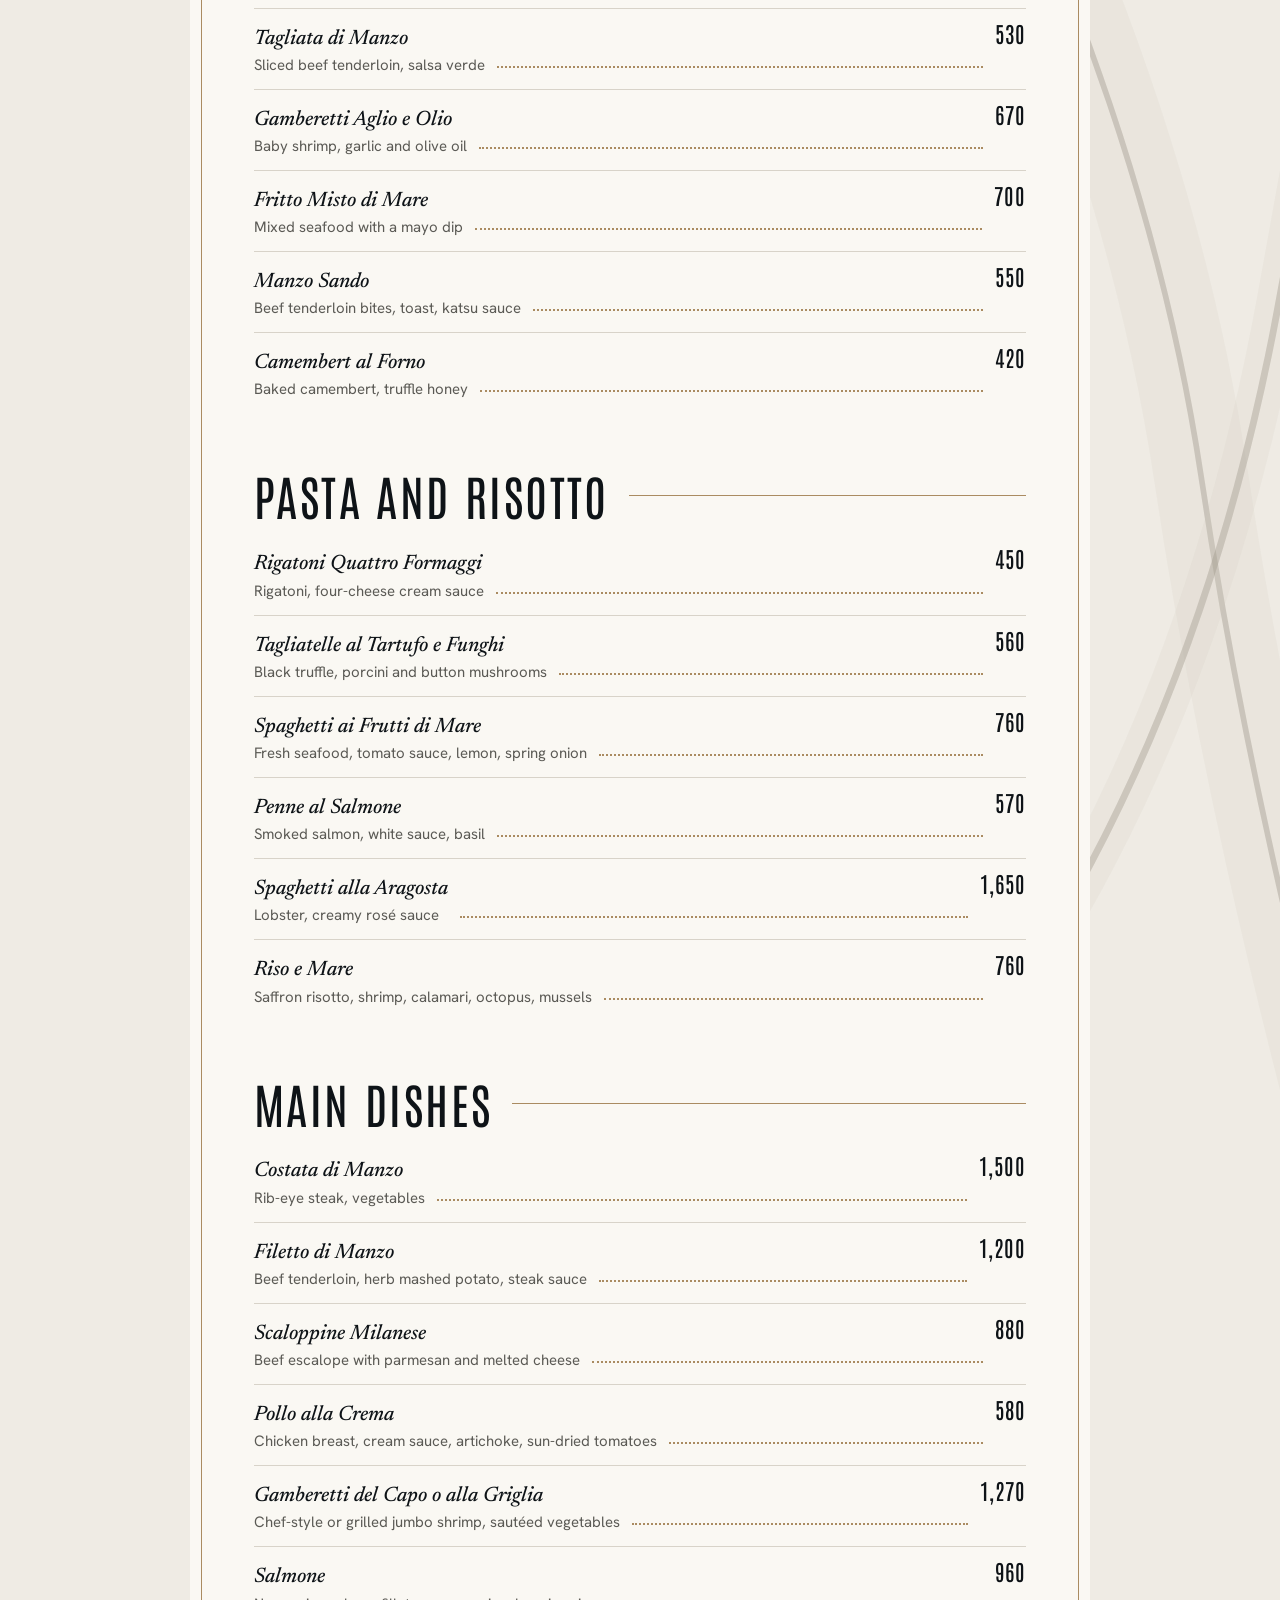
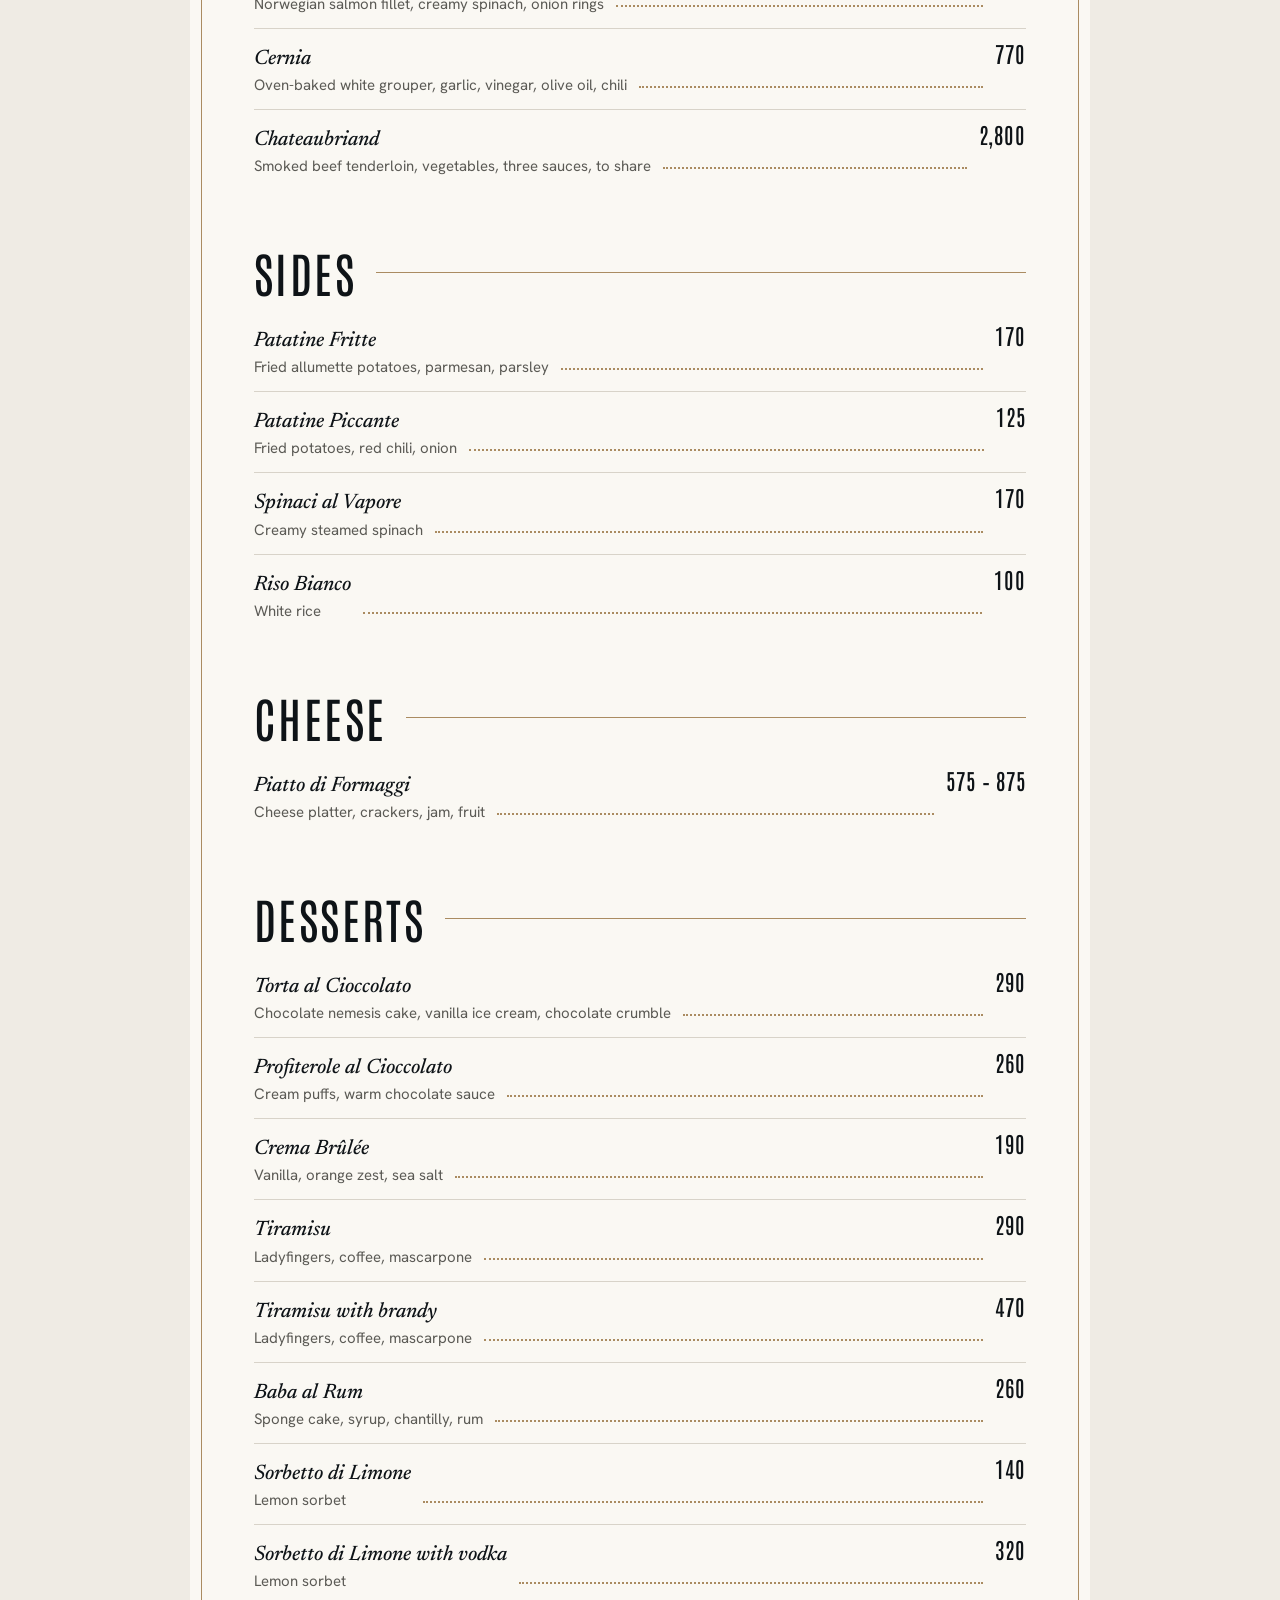
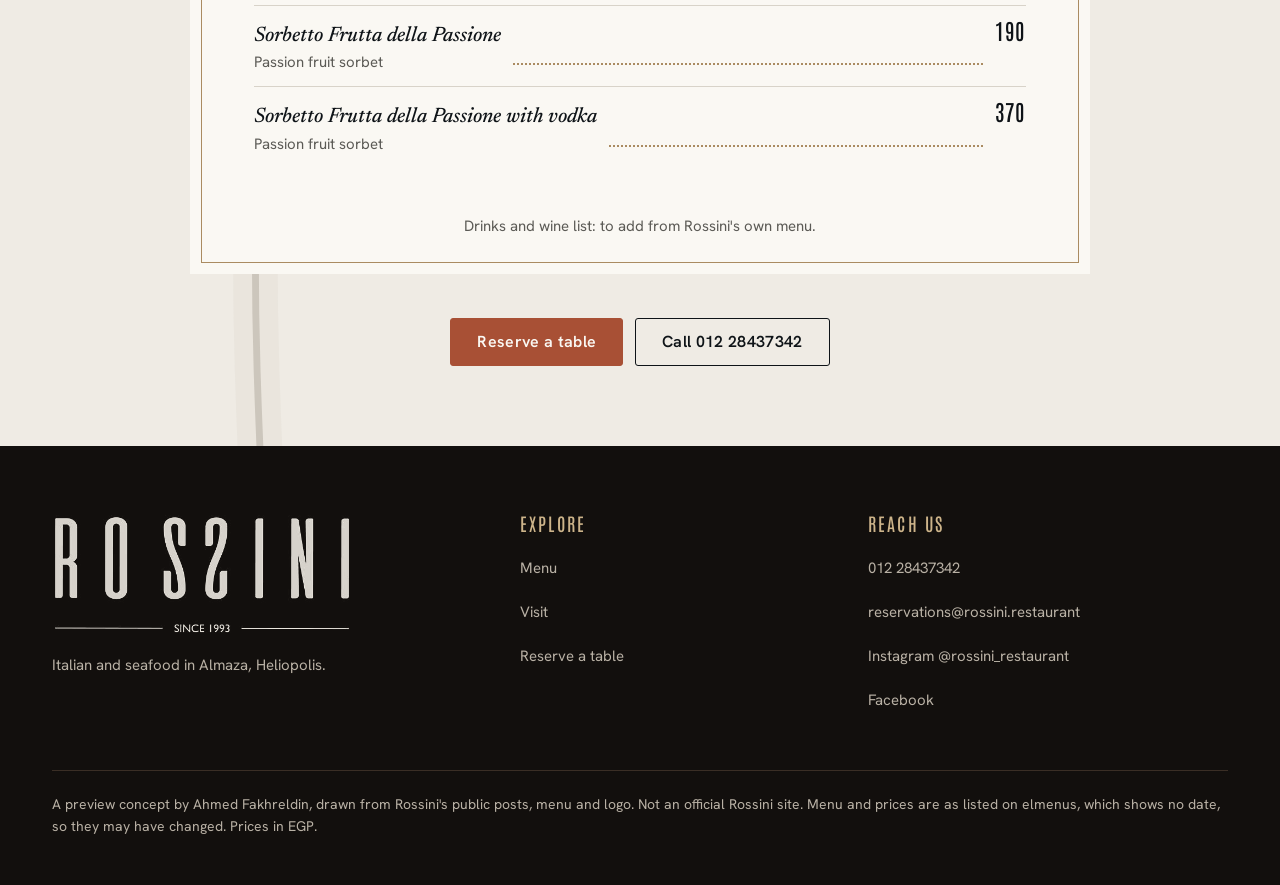
<file: menu.html>
<!doctype html>
<html lang="en"><head><meta charset="utf-8"><meta name="viewport" content="width=device-width,initial-scale=1">
<title>Menu | Rossini</title>
<meta name="description" content="The Rossini dinner menu: soups, salads, starters, pasta and risotto, mains and desserts, with prices in EGP."><meta name="theme-color" content="#120F0D"><meta name="robots" content="noindex">
<meta property="og:title" content="Menu | Rossini"><meta property="og:description" content="The Rossini dinner menu: soups, salads, starters, pasta and risotto, mains and desserts, with prices in EGP."><meta property="og:image" content="img/rossini/03_DQtmpgDiWe9.jpg">
<link rel="icon" type="image/png" href="img/rossini/icon.png">
<script>document.documentElement.classList.add("js")</script>
<link rel="stylesheet" href="fonts.css"><link rel="stylesheet" href="site.css"></head><body>
<a class="skip" href="#main">Skip to content</a><header class="hdr"><div class="wrap">
 <a class="brand" href="index.html" aria-label="Rossini, home"><img src="img/rossini/mark-cream.png" alt="Rossini" width="124" height="40"></a>
 <nav class="nav" aria-label="Main"><a href="menu.html" aria-current="page">Menu</a><a href="visit.html">Visit</a><a href="index.html#reserve">Reserve</a></nav>
 <div class="hr"><button class="lang js-ar" type="button" aria-label="Switch to Arabic">EN | ع</button><a class="btn sm" href="index.html#reserve">Reserve a table</a></div>
 <button class="burger" type="button" aria-expanded="false" aria-controls="mnav" aria-label="Open menu"><i></i><i></i><i></i></button>
</div></header>
<nav class="mnav" id="mnav" aria-label="Menu"><a href="menu.html">Menu</a><a href="visit.html">Visit</a><a href="index.html#reserve">Reserve a table</a><a href="https://www.instagram.com/rossini_restaurant/" target="_blank" rel="noopener">Instagram</a>
 <a class="sub js-ar" href="#" onclick="return false">Arabic version: part of the full build</a></nav>
<main id="main" class="menupage"><svg class="marble" viewBox="0 0 1600 1400" preserveAspectRatio="xMidYMid slice" aria-hidden="true" focusable="false"><path d="M461.8,-20.0 Q496.4,132.1 519.8,204.8 Q543.2,277.5 595.5,325.8 Q647.8,374.1 715.5,419.0 Q783.1,464.0 849.7,492.0 Q916.3,520.1 981.6,567.5 Q1046.9,615.0 1078.7,692.3 Q1110.4,769.5 1153.0,820.8 Q1195.5,872.1 1264.5,918.2 Q1333.5,964.3 1393.6,1017.6 Q1453.7,1071.0 1496.6,1119.0" fill="none" stroke="#CBC5BA" stroke-width="12.1" stroke-opacity=".16" stroke-linecap="round"/><path d="M461.8,-20.0 Q496.4,132.1 519.8,204.8 Q543.2,277.5 595.5,325.8 Q647.8,374.1 715.5,419.0 Q783.1,464.0 849.7,492.0 Q916.3,520.1 981.6,567.5 Q1046.9,615.0 1078.7,692.3 Q1110.4,769.5 1153.0,820.8 Q1195.5,872.1 1264.5,918.2 Q1333.5,964.3 1393.6,1017.6 Q1453.7,1071.0 1496.6,1119.0" fill="none" stroke="#9D968A" stroke-width="1.35" stroke-opacity="0.37" stroke-linecap="round"/><path d="M443.2,-20.0 Q434.5,153.6 419.6,231.9 Q404.7,310.2 382.8,393.0 Q361.0,475.7 354.2,541.4 Q347.4,607.1 346.9,674.1 Q346.4,741.0 346.5,824.0 Q346.7,907.1 330.1,994.8 Q313.4,1082.5 308.4,1163.1 Q303.3,1243.6 294.0,1331.4 Q284.6,1419.1 249.1,1493.6 Q213.7,1568.0 202.8,1649.8" fill="none" stroke="#CBC5BA" stroke-width="23.9" stroke-opacity=".16" stroke-linecap="round"/><path d="M443.2,-20.0 Q434.5,153.6 419.6,231.9 Q404.7,310.2 382.8,393.0 Q361.0,475.7 354.2,541.4 Q347.4,607.1 346.9,674.1 Q346.4,741.0 346.5,824.0 Q346.7,907.1 330.1,994.8 Q313.4,1082.5 308.4,1163.1 Q303.3,1243.6 294.0,1331.4 Q284.6,1419.1 249.1,1493.6 Q213.7,1568.0 202.8,1649.8" fill="none" stroke="#9D968A" stroke-width="1.50" stroke-opacity="0.34" stroke-linecap="round"/><path d="M580.7,-20.0 Q609.0,112.8 638.1,189.6 Q667.3,266.5 716.2,320.9 Q765.2,375.3 794.7,443.3 Q824.1,511.4 864.4,591.1 Q904.7,670.8 915.9,745.1 Q927.0,819.3 952.0,908.2 Q976.9,997.1 1011.6,1057.2 Q1046.3,1117.2 1100.3,1177.3 Q1154.3,1237.4 1203.5,1283.6 Q1252.7,1329.9 1324.0,1378.8" fill="none" stroke="#CBC5BA" stroke-width="19.4" stroke-opacity=".16" stroke-linecap="round"/><path d="M580.7,-20.0 Q609.0,112.8 638.1,189.6 Q667.3,266.5 716.2,320.9 Q765.2,375.3 794.7,443.3 Q824.1,511.4 864.4,591.1 Q904.7,670.8 915.9,745.1 Q927.0,819.3 952.0,908.2 Q976.9,997.1 1011.6,1057.2 Q1046.3,1117.2 1100.3,1177.3 Q1154.3,1237.4 1203.5,1283.6 Q1252.7,1329.9 1324.0,1378.8" fill="none" stroke="#9D968A" stroke-width="1.17" stroke-opacity="0.42" stroke-linecap="round"/><path d="M1138.3,-20.0 Q1172.7,155.7 1169.7,230.3 Q1166.6,304.9 1189.1,366.9 Q1211.6,428.8 1250.8,484.7 Q1289.9,540.6 1332.0,587.7 Q1374.0,634.8 1428.8,675.9 Q1483.7,717.0 1574.0,744.9 Q1664.4,772.8 1732.1,797.8 Q1799.8,822.9 1862.7,853.3 Q1925.6,883.7 1985.8,934.9 Q2045.9,986.1 2106.7,1015.2" fill="none" stroke="#CBC5BA" stroke-width="13.0" stroke-opacity=".16" stroke-linecap="round"/><path d="M1138.3,-20.0 Q1172.7,155.7 1169.7,230.3 Q1166.6,304.9 1189.1,366.9 Q1211.6,428.8 1250.8,484.7 Q1289.9,540.6 1332.0,587.7 Q1374.0,634.8 1428.8,675.9 Q1483.7,717.0 1574.0,744.9 Q1664.4,772.8 1732.1,797.8 Q1799.8,822.9 1862.7,853.3 Q1925.6,883.7 1985.8,934.9 Q2045.9,986.1 2106.7,1015.2" fill="none" stroke="#9D968A" stroke-width="1.51" stroke-opacity="0.32" stroke-linecap="round"/><path d="M-115.7,-20.0 Q-182.9,117.5 -195.9,209.0 Q-208.9,300.5 -246.5,364.4 Q-284.1,428.2 -306.5,509.7 Q-329.0,591.2 -361.4,659.1 Q-393.8,727.0 -407.5,818.8 Q-421.3,910.7 -459.0,990.9 Q-496.8,1071.1 -536.7,1135.9 Q-576.7,1200.6 -606.4,1256.4 Q-636.1,1312.1 -658.8,1391.6 Q-681.6,1471.1 -730.8,1542.9" fill="none" stroke="#CBC5BA" stroke-width="23.8" stroke-opacity=".16" stroke-linecap="round"/><path d="M-115.7,-20.0 Q-182.9,117.5 -195.9,209.0 Q-208.9,300.5 -246.5,364.4 Q-284.1,428.2 -306.5,509.7 Q-329.0,591.2 -361.4,659.1 Q-393.8,727.0 -407.5,818.8 Q-421.3,910.7 -459.0,990.9 Q-496.8,1071.1 -536.7,1135.9 Q-576.7,1200.6 -606.4,1256.4 Q-636.1,1312.1 -658.8,1391.6 Q-681.6,1471.1 -730.8,1542.9" fill="none" stroke="#9D968A" stroke-width="1.65" stroke-opacity="0.36" stroke-linecap="round"/><path d="M263.3,-20.0 Q334.4,120.8 355.7,196.0 Q377.0,271.1 387.3,335.6 Q397.6,400.1 396.5,486.6 Q395.3,573.2 379.2,639.6 Q363.0,706.0 332.2,785.5 Q301.5,865.0 246.9,918.1 Q192.3,971.2 111.0,1000.7 Q29.6,1030.1 -20.9,1090.7 Q-71.4,1151.3 -131.0,1193.6 Q-190.5,1235.9 -273.0,1261.0" fill="none" stroke="#CBC5BA" stroke-width="17.2" stroke-opacity=".16" stroke-linecap="round"/><path d="M263.3,-20.0 Q334.4,120.8 355.7,196.0 Q377.0,271.1 387.3,335.6 Q397.6,400.1 396.5,486.6 Q395.3,573.2 379.2,639.6 Q363.0,706.0 332.2,785.5 Q301.5,865.0 246.9,918.1 Q192.3,971.2 111.0,1000.7 Q29.6,1030.1 -20.9,1090.7 Q-71.4,1151.3 -131.0,1193.6 Q-190.5,1235.9 -273.0,1261.0" fill="none" stroke="#9D968A" stroke-width="0.74" stroke-opacity="0.28" stroke-linecap="round"/><path d="M1704.1,-20.0 Q1667.9,128.9 1625.4,190.3 Q1582.9,251.7 1562.6,318.7 Q1542.4,385.7 1517.9,456.5 Q1493.5,527.4 1487.3,600.5 Q1481.0,673.5 1478.3,763.8 Q1475.5,854.2 1478.3,932.0 Q1481.0,1009.8 1481.4,1072.6 Q1481.7,1135.4 1485.1,1197.6 Q1488.5,1259.9 1476.3,1335.6 Q1464.1,1411.4 1435.4,1479.4" fill="none" stroke="#CBC5BA" stroke-width="16.8" stroke-opacity=".16" stroke-linecap="round"/><path d="M1704.1,-20.0 Q1667.9,128.9 1625.4,190.3 Q1582.9,251.7 1562.6,318.7 Q1542.4,385.7 1517.9,456.5 Q1493.5,527.4 1487.3,600.5 Q1481.0,673.5 1478.3,763.8 Q1475.5,854.2 1478.3,932.0 Q1481.0,1009.8 1481.4,1072.6 Q1481.7,1135.4 1485.1,1197.6 Q1488.5,1259.9 1476.3,1335.6 Q1464.1,1411.4 1435.4,1479.4" fill="none" stroke="#9D968A" stroke-width="1.21" stroke-opacity="0.45" stroke-linecap="round"/><path d="M43.7,-20.0 Q61.9,151.2 71.9,236.4 Q81.9,321.7 66.5,401.4 Q51.1,481.2 34.9,563.3 Q18.7,645.4 5.3,721.5 Q-8.2,797.6 -50.9,876.2 Q-93.6,954.8 -147.1,1008.3 Q-200.7,1061.8 -288.1,1087.7 Q-375.5,1113.6 -436.9,1154.5 Q-498.3,1195.4 -539.5,1259.6 Q-580.8,1323.9 -657.0,1365.4" fill="none" stroke="#CBC5BA" stroke-width="19.7" stroke-opacity=".16" stroke-linecap="round"/><path d="M43.7,-20.0 Q61.9,151.2 71.9,236.4 Q81.9,321.7 66.5,401.4 Q51.1,481.2 34.9,563.3 Q18.7,645.4 5.3,721.5 Q-8.2,797.6 -50.9,876.2 Q-93.6,954.8 -147.1,1008.3 Q-200.7,1061.8 -288.1,1087.7 Q-375.5,1113.6 -436.9,1154.5 Q-498.3,1195.4 -539.5,1259.6 Q-580.8,1323.9 -657.0,1365.4" fill="none" stroke="#9D968A" stroke-width="1.33" stroke-opacity="0.31" stroke-linecap="round"/><path d="M1535.0,-20.0 Q1476.1,122.5 1447.2,206.9 Q1418.3,291.3 1415.6,369.5 Q1412.8,447.7 1419.0,519.6 Q1425.1,591.5 1420.0,670.7 Q1415.0,749.9 1412.7,822.3 Q1410.5,894.8 1399.9,958.5 Q1389.2,1022.2 1344.8,1103.4 Q1300.5,1184.6 1286.2,1246.8 Q1271.9,1309.0 1242.9,1369.8 Q1213.9,1430.6 1180.3,1512.9" fill="none" stroke="#CBC5BA" stroke-width="12.9" stroke-opacity=".16" stroke-linecap="round"/><path d="M1535.0,-20.0 Q1476.1,122.5 1447.2,206.9 Q1418.3,291.3 1415.6,369.5 Q1412.8,447.7 1419.0,519.6 Q1425.1,591.5 1420.0,670.7 Q1415.0,749.9 1412.7,822.3 Q1410.5,894.8 1399.9,958.5 Q1389.2,1022.2 1344.8,1103.4 Q1300.5,1184.6 1286.2,1246.8 Q1271.9,1309.0 1242.9,1369.8 Q1213.9,1430.6 1180.3,1512.9" fill="none" stroke="#9D968A" stroke-width="0.76" stroke-opacity="0.48" stroke-linecap="round"/><path d="M935.5,-20.0 Q947.3,146.6 956.9,237.0 Q966.5,327.4 970.9,392.1 Q975.2,456.9 960.7,543.7 Q946.3,630.6 932.1,708.6 Q917.9,786.6 882.2,844.3 Q846.5,902.0 810.1,958.4 Q773.7,1014.9 756.1,1080.8 Q738.6,1146.7 728.7,1231.8 Q718.8,1316.9 720.9,1384.6 Q723.0,1452.3 731.9,1521.6" fill="none" stroke="#CBC5BA" stroke-width="9.2" stroke-opacity=".16" stroke-linecap="round"/><path d="M935.5,-20.0 Q947.3,146.6 956.9,237.0 Q966.5,327.4 970.9,392.1 Q975.2,456.9 960.7,543.7 Q946.3,630.6 932.1,708.6 Q917.9,786.6 882.2,844.3 Q846.5,902.0 810.1,958.4 Q773.7,1014.9 756.1,1080.8 Q738.6,1146.7 728.7,1231.8 Q718.8,1316.9 720.9,1384.6 Q723.0,1452.3 731.9,1521.6" fill="none" stroke="#9D968A" stroke-width="1.41" stroke-opacity="0.40" stroke-linecap="round"/><path d="M203.8,-20.0 Q164.2,147.4 144.0,232.9 Q123.7,318.3 109.9,400.7 Q96.1,483.1 57.4,558.9 Q18.8,634.6 -36.8,692.1 Q-92.3,749.7 -127.5,805.2 Q-162.6,860.7 -185.3,928.6 Q-207.9,996.6 -207.6,1085.0 Q-207.3,1173.4 -231.5,1241.7 Q-255.6,1310.0 -261.6,1386.2 Q-267.6,1462.5 -253.4,1531.8" fill="none" stroke="#CBC5BA" stroke-width="23.4" stroke-opacity=".16" stroke-linecap="round"/><path d="M203.8,-20.0 Q164.2,147.4 144.0,232.9 Q123.7,318.3 109.9,400.7 Q96.1,483.1 57.4,558.9 Q18.8,634.6 -36.8,692.1 Q-92.3,749.7 -127.5,805.2 Q-162.6,860.7 -185.3,928.6 Q-207.9,996.6 -207.6,1085.0 Q-207.3,1173.4 -231.5,1241.7 Q-255.6,1310.0 -261.6,1386.2 Q-267.6,1462.5 -253.4,1531.8" fill="none" stroke="#9D968A" stroke-width="1.67" stroke-opacity="0.40" stroke-linecap="round"/></svg>
<header class="mban"><div class="mbg"><img src="img/rossini/full/07_DeEXs-hDTd3.jpg" alt="" width="1080" height="1350" fetchpriority="high"></div>
 <div class="wrap">
  <h1>The menu</h1>
  <p class="mnote">As listed on elmenus. It shows no date, so prices may have changed. In EGP, with a few dishes left off where no price was listed.</p>
 </div></header>
<div class="wrap mfavs"><div class="favs"><article class="fav"><div class="im br"><img src="img/rossini/03_DQtmpgDiWe9.jpg" alt="Sea bass baked in a salt crust" width="461" height="820"></div><h3>Branzino sotto sale</h3><p>Salt-crusted or oven-baked sea bass</p><b>1,400</b></article><article class="fav"><div class="im"><img src="img/rossini/dishes/fff6aa2e.jpg" alt="Riso e Mare" width="600" height="400"></div><h3>Riso e Mare</h3><p>Saffron risotto, shrimp, calamari, octopus, mussels</p><b>760</b></article><article class="fav"><div class="im"><img src="img/rossini/dishes/2e9b0869.jpg" alt="Scaloppine Milanese" width="600" height="400"></div><h3>Scaloppine Milanese</h3><p>Beef escalope with parmesan and melted cheese</p><b>880</b></article><article class="fav"><div class="im"><img src="img/rossini/dishes/8d470fe8.jpg" alt="Filetto di Manzo" width="600" height="400"></div><h3>Filetto di Manzo</h3><p>Beef tenderloin, herb mashed potato, steak sauce</p><b>1,200</b></article><article class="fav"><div class="im"><img src="img/rossini/dishes/2f91ca54.jpg" alt="Salmone" width="600" height="400"></div><h3>Salmone</h3><p>Norwegian salmon fillet, creamy spinach, onion rings</p><b>960</b></article><article class="fav"><div class="im"><img src="img/rossini/dishes/bc25a0dc.jpg" alt="Crudo di Salmone" width="600" height="400"></div><h3>Crudo di Salmone</h3><p>Fresh salmon, grapefruit, chili mayo, micro herbs</p><b>590</b></article><article class="fav"><div class="im"><img src="img/rossini/dishes/a33565ce.jpg" alt="Tiramisu" width="600" height="400"></div><h3>Tiramisu</h3><p>Ladyfingers, coffee, mascarpone</p><b>290</b></article><article class="fav"><div class="im"><img src="img/rossini/dishes/de966da7.jpg" alt="Baba al Rum" width="600" height="400"></div><h3>Baba al Rum</h3><p>Sponge cake, syrup, chantilly, rum</p><b>260</b></article></div></div>
<div class="chips js-jump"><div class="wrap"><a class="chip" href="#signature">Signature dishes</a><a class="chip" href="#soup">Soup</a><a class="chip" href="#salads">Salads</a><a class="chip" href="#cold">Cold starters</a><a class="chip" href="#hot">Hot starters</a><a class="chip" href="#pasta">Pasta and risotto</a><a class="chip" href="#mains">Main dishes</a><a class="chip" href="#sides">Sides</a><a class="chip" href="#cheese">Cheese</a><a class="chip" href="#desserts">Desserts</a></div></div>
<div class="wrap"><div class="mcard"><section class="msec" id="signature"><h2>Signature dishes</h2><p class="snote">The two the house is known for.</p><ul class="mlist"><li class="mi"><span class="it"><i>Branzino Sotto Sale o al Forno</i><small>Sea bass, salt-crusted or oven-baked</small></span><span class="dots"></span><span class="pr">1,400</span></li><li class="mi"><span class="it"><i>Riso e Porcini</i><small>Porcini risotto served in a parmesan wheel</small></span><span class="dots"></span><span class="pr">700</span></li></ul></section><section class="msec" id="soup"><h2>Soup</h2><ul class="mlist"><li class="mi"><span class="it"><i>Pasta di Verdure</i><small>Creamy vegetable soup</small></span><span class="dots"></span><span class="pr">230</span></li><li class="mi"><span class="it"><i>Zuppa di Mare</i><small>Seafood soup with a tomato base</small></span><span class="dots"></span><span class="pr">550</span></li><li class="mi"><span class="it"><i>Gamberi in Crosta</i><small>Creamy shrimp soup</small></span><span class="dots"></span><span class="pr">620</span></li></ul></section><section class="msec" id="salads"><h2>Salads</h2><ul class="mlist"><li class="mi"><span class="it"><i>Burrata salad</i><small>Burrata, arugula, almonds, sun-dried tomato</small></span><span class="dots"></span><span class="pr">420</span></li><li class="mi"><span class="it"><i>Quinoa salad</i><small>Quinoa, kale, endive, pomegranate, walnuts, feta, vinaigrette</small></span><span class="dots"></span><span class="pr">330</span></li><li class="mi"><span class="it"><i>Indivia salad</i><small>Endive, arugula, green apple, radish, walnuts, gorgonzola, honey and orange dressing</small></span><span class="dots"></span><span class="pr">360</span></li><li class="mi"><span class="it"><i>Cavoli Cesare salad</i><small>Romaine, kale, cherry tomato, parmesan, croutons</small></span><span class="dots"></span><span class="pr">290</span></li><li class="mi"><span class="it"><i>Mare salad</i><small>Calamari, octopus, shrimp, mixed greens, tomato confit, herb dressing</small></span><span class="dots"></span><span class="pr">670</span></li></ul></section><section class="msec" id="cold"><h2>Cold starters</h2><ul class="mlist"><li class="mi"><span class="it"><i>Crudo di Salmone</i><small>Fresh salmon, grapefruit, chili mayo, micro herbs</small></span><span class="dots"></span><span class="pr">590</span></li><li class="mi"><span class="it"><i>Carpaccio di Manzo</i><small>Thinly sliced beef tenderloin, arugula, parmesan</small></span><span class="dots"></span><span class="pr">590</span></li><li class="mi"><span class="it"><i>Carpaccio di Cernia Bianca</i><small>White grouper carpaccio, truffle oil, capers</small></span><span class="dots"></span><span class="pr">480</span></li><li class="mi"><span class="it"><i>Bottarga</i><small>Fish roe, capers</small></span><span class="dots"></span><span class="pr">800</span></li><li class="mi"><span class="it"><i>Gamberi al Pomodoro</i><small>Poached shrimp, fresh tomato sauce, olive oil, garlic, basil</small></span><span class="dots"></span><span class="pr">450</span></li></ul></section><section class="msec" id="hot"><h2>Hot starters</h2><ul class="mlist"><li class="mi"><span class="it"><i>Calamari Grigliati</i><small>Grilled calamari, lemon oil sauce</small></span><span class="dots"></span><span class="pr">650</span></li><li class="mi"><span class="it"><i>Granchio Rossini</i><small>Crab and seafood served in the crab shell</small></span><span class="dots"></span><span class="pr">410</span></li><li class="mi"><span class="it"><i>Crostini di Acciughe</i><small>Anchovies, mozzarella, toast</small></span><span class="dots"></span><span class="pr">410</span></li><li class="mi"><span class="it"><i>Tagliata di Manzo</i><small>Sliced beef tenderloin, salsa verde</small></span><span class="dots"></span><span class="pr">530</span></li><li class="mi"><span class="it"><i>Gamberetti Aglio e Olio</i><small>Baby shrimp, garlic and olive oil</small></span><span class="dots"></span><span class="pr">670</span></li><li class="mi"><span class="it"><i>Fritto Misto di Mare</i><small>Mixed seafood with a mayo dip</small></span><span class="dots"></span><span class="pr">700</span></li><li class="mi"><span class="it"><i>Manzo Sando</i><small>Beef tenderloin bites, toast, katsu sauce</small></span><span class="dots"></span><span class="pr">550</span></li><li class="mi"><span class="it"><i>Camembert al Forno</i><small>Baked camembert, truffle honey</small></span><span class="dots"></span><span class="pr">420</span></li></ul></section><section class="msec" id="pasta"><h2>Pasta and risotto</h2><ul class="mlist"><li class="mi"><span class="it"><i>Rigatoni Quattro Formaggi</i><small>Rigatoni, four-cheese cream sauce</small></span><span class="dots"></span><span class="pr">450</span></li><li class="mi"><span class="it"><i>Tagliatelle al Tartufo e Funghi</i><small>Black truffle, porcini and button mushrooms</small></span><span class="dots"></span><span class="pr">560</span></li><li class="mi"><span class="it"><i>Spaghetti ai Frutti di Mare</i><small>Fresh seafood, tomato sauce, lemon, spring onion</small></span><span class="dots"></span><span class="pr">760</span></li><li class="mi"><span class="it"><i>Penne al Salmone</i><small>Smoked salmon, white sauce, basil</small></span><span class="dots"></span><span class="pr">570</span></li><li class="mi"><span class="it"><i>Spaghetti alla Aragosta</i><small>Lobster, creamy rosé sauce</small></span><span class="dots"></span><span class="pr">1,650</span></li><li class="mi"><span class="it"><i>Riso e Mare</i><small>Saffron risotto, shrimp, calamari, octopus, mussels</small></span><span class="dots"></span><span class="pr">760</span></li></ul></section><section class="msec" id="mains"><h2>Main dishes</h2><ul class="mlist"><li class="mi"><span class="it"><i>Costata di Manzo</i><small>Rib-eye steak, vegetables</small></span><span class="dots"></span><span class="pr">1,500</span></li><li class="mi"><span class="it"><i>Filetto di Manzo</i><small>Beef tenderloin, herb mashed potato, steak sauce</small></span><span class="dots"></span><span class="pr">1,200</span></li><li class="mi"><span class="it"><i>Scaloppine Milanese</i><small>Beef escalope with parmesan and melted cheese</small></span><span class="dots"></span><span class="pr">880</span></li><li class="mi"><span class="it"><i>Pollo alla Crema</i><small>Chicken breast, cream sauce, artichoke, sun-dried tomatoes</small></span><span class="dots"></span><span class="pr">580</span></li><li class="mi"><span class="it"><i>Gamberetti del Capo o alla Griglia</i><small>Chef-style or grilled jumbo shrimp, sautéed vegetables</small></span><span class="dots"></span><span class="pr">1,270</span></li><li class="mi"><span class="it"><i>Salmone</i><small>Norwegian salmon fillet, creamy spinach, onion rings</small></span><span class="dots"></span><span class="pr">960</span></li><li class="mi"><span class="it"><i>Cernia</i><small>Oven-baked white grouper, garlic, vinegar, olive oil, chili</small></span><span class="dots"></span><span class="pr">770</span></li><li class="mi"><span class="it"><i>Chateaubriand</i><small>Smoked beef tenderloin, vegetables, three sauces, to share</small></span><span class="dots"></span><span class="pr">2,800</span></li></ul></section><section class="msec" id="sides"><h2>Sides</h2><ul class="mlist"><li class="mi"><span class="it"><i>Patatine Fritte</i><small>Fried allumette potatoes, parmesan, parsley</small></span><span class="dots"></span><span class="pr">170</span></li><li class="mi"><span class="it"><i>Patatine Piccante</i><small>Fried potatoes, red chili, onion</small></span><span class="dots"></span><span class="pr">125</span></li><li class="mi"><span class="it"><i>Spinaci al Vapore</i><small>Creamy steamed spinach</small></span><span class="dots"></span><span class="pr">170</span></li><li class="mi"><span class="it"><i>Riso Bianco</i><small>White rice</small></span><span class="dots"></span><span class="pr">100</span></li></ul></section><section class="msec" id="cheese"><h2>Cheese</h2><ul class="mlist"><li class="mi"><span class="it"><i>Piatto di Formaggi</i><small>Cheese platter, crackers, jam, fruit</small></span><span class="dots"></span><span class="pr">575 – 875</span></li></ul></section><section class="msec" id="desserts"><h2>Desserts</h2><ul class="mlist"><li class="mi"><span class="it"><i>Torta al Cioccolato</i><small>Chocolate nemesis cake, vanilla ice cream, chocolate crumble</small></span><span class="dots"></span><span class="pr">290</span></li><li class="mi"><span class="it"><i>Profiterole al Cioccolato</i><small>Cream puffs, warm chocolate sauce</small></span><span class="dots"></span><span class="pr">260</span></li><li class="mi"><span class="it"><i>Crema Brûlée</i><small>Vanilla, orange zest, sea salt</small></span><span class="dots"></span><span class="pr">190</span></li><li class="mi"><span class="it"><i>Tiramisu</i><small>Ladyfingers, coffee, mascarpone</small></span><span class="dots"></span><span class="pr">290</span></li><li class="mi"><span class="it"><i>Tiramisu with brandy</i><small>Ladyfingers, coffee, mascarpone</small></span><span class="dots"></span><span class="pr">470</span></li><li class="mi"><span class="it"><i>Baba al Rum</i><small>Sponge cake, syrup, chantilly, rum</small></span><span class="dots"></span><span class="pr">260</span></li><li class="mi"><span class="it"><i>Sorbetto di Limone</i><small>Lemon sorbet</small></span><span class="dots"></span><span class="pr">140</span></li><li class="mi"><span class="it"><i>Sorbetto di Limone with vodka</i><small>Lemon sorbet</small></span><span class="dots"></span><span class="pr">320</span></li><li class="mi"><span class="it"><i>Sorbetto Frutta della Passione</i><small>Passion fruit sorbet</small></span><span class="dots"></span><span class="pr">190</span></li><li class="mi"><span class="it"><i>Sorbetto Frutta della Passione with vodka</i><small>Passion fruit sorbet</small></span><span class="dots"></span><span class="pr">370</span></li></ul></section>
 <p class="mfoot">Drinks and wine list: to add from Rossini's own menu.</p></div></div>
<div class="wrap mcta"><a class="btn" href="index.html#reserve">Reserve a table</a><a class="btn ghost" href="tel:+201228437342">Call 012 28437342</a></div>
</main><footer class="ftr"><div class="wrap">
 <div><img src="img/rossini/logo-cream.png" alt="Rossini, since 1993" width="300" height="120"><p style="margin-top:18px">Italian and seafood in Almaza, Heliopolis.</p></div>
 <div><h4>Explore</h4><ul><li><a href="menu.html">Menu</a></li><li><a href="visit.html">Visit</a></li><li><a href="index.html#reserve">Reserve a table</a></li></ul></div>
 <div><h4>Reach us</h4><ul><li><a href="tel:+201228437342">012 28437342</a></li><li><a href="mailto:reservations@rossini.restaurant">reservations@rossini.restaurant</a></li><li><a href="https://www.instagram.com/rossini_restaurant/" target="_blank" rel="noopener">Instagram @rossini_restaurant</a></li><li><a href="https://www.facebook.com/rossinirestaurantegypt" target="_blank" rel="noopener">Facebook</a></li></ul></div>
 <p class="fine">A preview concept by Ahmed Fakhreldin, drawn from Rossini's public posts, menu and logo. Not an official Rossini site. Menu and prices are as listed on elmenus, which shows no date, so they may have changed. Prices in EGP.</p>
</div></footer><nav class="mbar" aria-label="Quick actions"><a class="main" href="index.html#reserve">Reserve</a><a href="https://www.google.com/maps/search/?api=1&query=Rossini+Restaurant+66+Omar+Ibn+El-Khattab+Almaza+Heliopolis" target="_blank" rel="noopener">Directions</a><a href="tel:+201228437342">Call</a></nav><div class="toast" role="status" aria-live="polite">The Arabic version is part of the full build.</div><script src="app.js"></script></body></html>
</file>
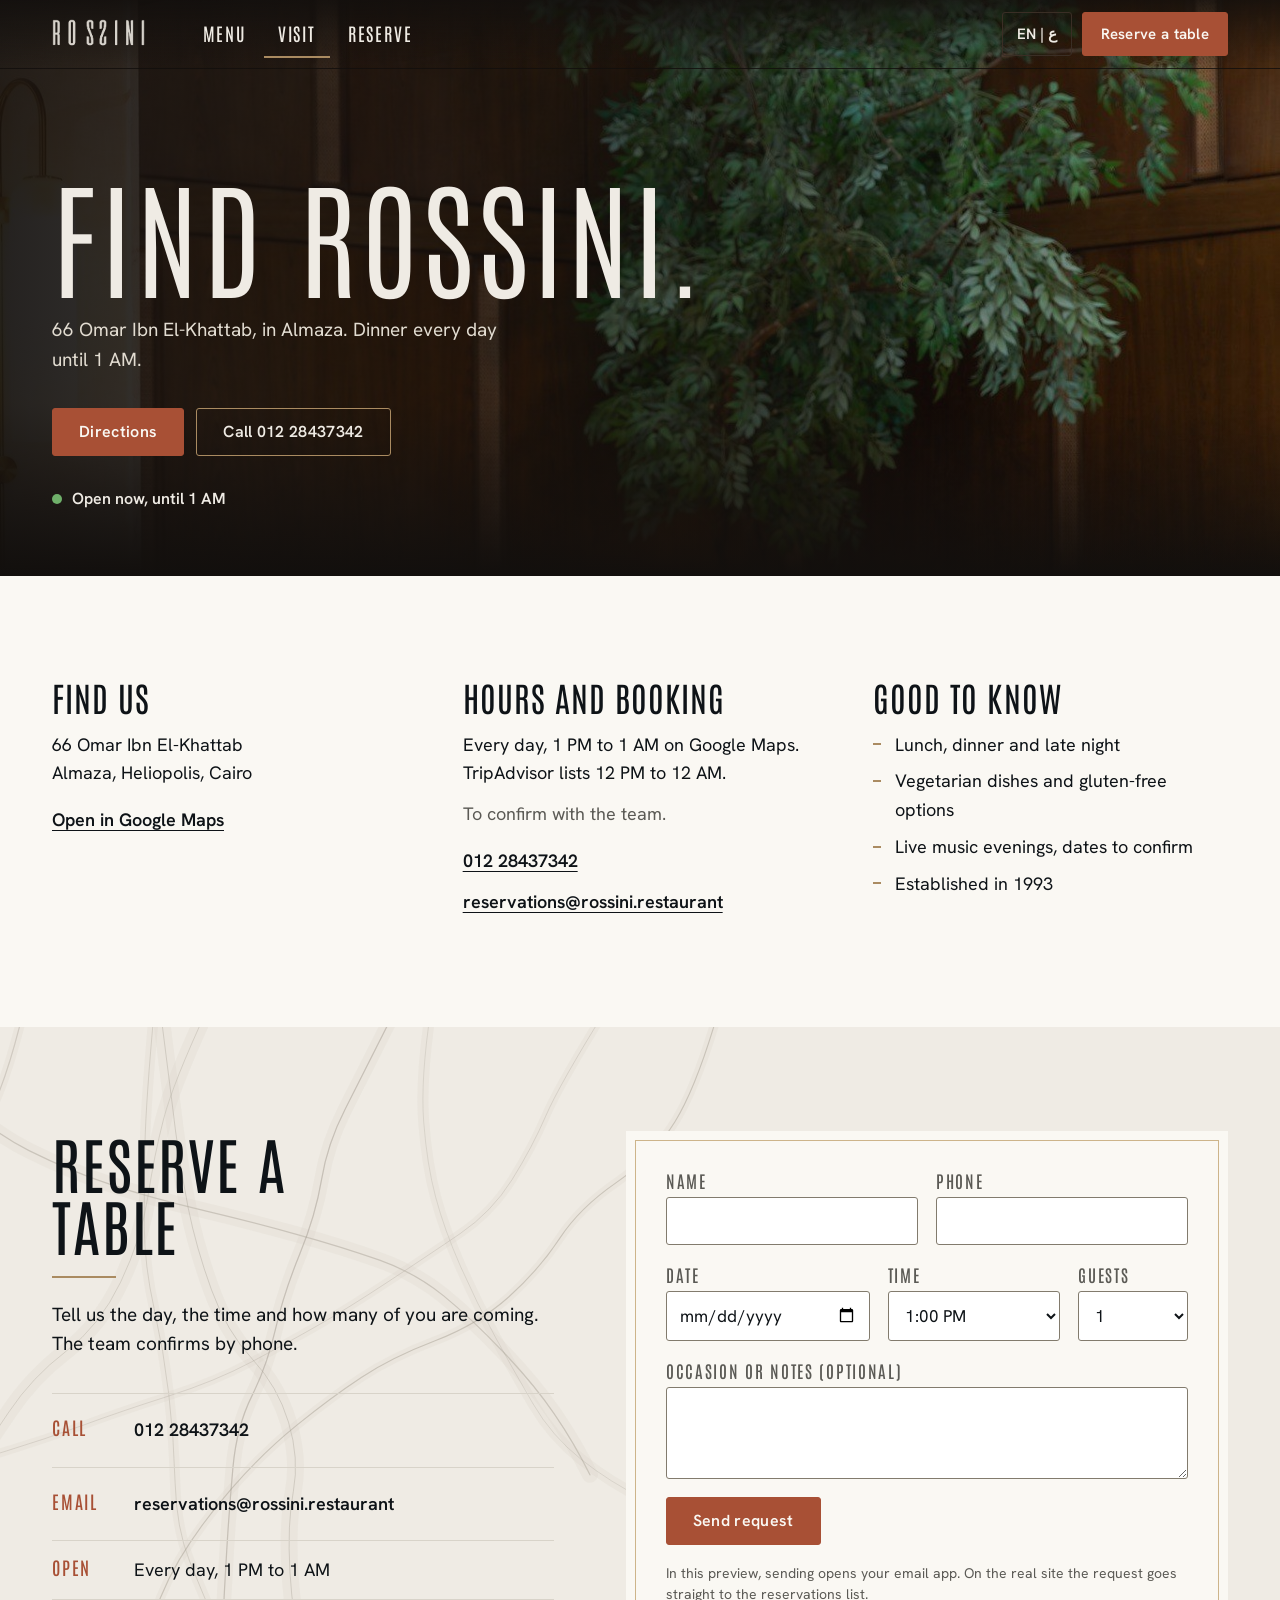
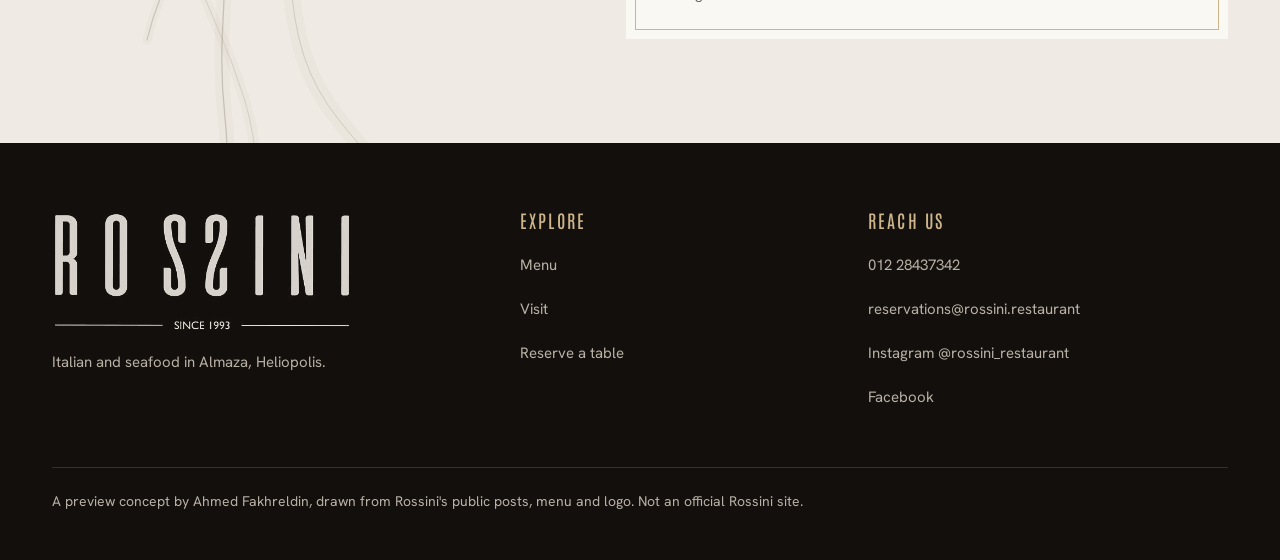
<file: visit.html>
<!doctype html>
<html lang="en"><head><meta charset="utf-8"><meta name="viewport" content="width=device-width,initial-scale=1">
<title>Visit | Rossini</title>
<meta name="description" content="Where to find Rossini in Almaza, Heliopolis: address, hours, phone, directions and how to reserve."><meta name="theme-color" content="#120F0D"><meta name="robots" content="noindex">
<meta property="og:title" content="Visit | Rossini"><meta property="og:description" content="Where to find Rossini in Almaza, Heliopolis: address, hours, phone, directions and how to reserve."><meta property="og:image" content="img/rossini/11_ta-table-spread.jpg">
<link rel="icon" type="image/png" href="img/rossini/icon.png">
<script>document.documentElement.classList.add("js")</script>
<link rel="stylesheet" href="fonts.css"><link rel="stylesheet" href="site.css"></head><body>
<a class="skip" href="#main">Skip to content</a><header class="hdr hdr--over"><div class="wrap">
 <a class="brand" href="index.html" aria-label="Rossini, home"><img src="img/rossini/mark-cream.png" alt="Rossini" width="124" height="40"></a>
 <nav class="nav" aria-label="Main"><a href="menu.html">Menu</a><a href="visit.html" aria-current="page">Visit</a><a href="index.html#reserve">Reserve</a></nav>
 <div class="hr"><button class="lang js-ar" type="button" aria-label="Switch to Arabic">EN | ع</button><a class="btn sm" href="index.html#reserve">Reserve a table</a></div>
 <button class="burger" type="button" aria-expanded="false" aria-controls="mnav" aria-label="Open menu"><i></i><i></i><i></i></button>
</div></header>
<nav class="mnav" id="mnav" aria-label="Menu"><a href="menu.html">Menu</a><a href="visit.html">Visit</a><a href="index.html#reserve">Reserve a table</a><a href="https://www.instagram.com/rossini_restaurant/" target="_blank" rel="noopener">Instagram</a>
 <a class="sub js-ar" href="#" onclick="return false">Arabic version: part of the full build</a></nav>
<main id="main">
<section class="vhero"><div class="vbg"><img src="img/rossini/full/01_DPwO1UuDSad.jpg" alt="" width="1365" height="1706" fetchpriority="high"></div><div class="wrap">
 <div class="copy">
  <h1>Find Rossini.</h1>
  <p class="lead">66 Omar Ibn El-Khattab, in Almaza. Dinner every day until 1 AM.</p>
  <div class="cta"><a class="btn" href="https://www.google.com/maps/search/?api=1&query=Rossini+Restaurant+66+Omar+Ibn+El-Khattab+Almaza+Heliopolis" target="_blank" rel="noopener">Directions</a><a class="btn ghost" href="tel:+201228437342">Call 012 28437342</a></div>
  <p class="status js-status">Open every day, 1 PM to 1 AM</p>
 </div>
</div></section>

<section class="sec info"><div class="wrap vgrid">
 <div><h3>Find us</h3>
  <p>66 Omar Ibn El-Khattab<br>Almaza, Heliopolis, Cairo</p>
  <p><a class="lnk" href="https://www.google.com/maps/search/?api=1&query=Rossini+Restaurant+66+Omar+Ibn+El-Khattab+Almaza+Heliopolis" target="_blank" rel="noopener">Open in Google Maps</a></p></div>
 <div><h3>Hours and booking</h3>
  <p>Every day, 1 PM to 1 AM on Google Maps. TripAdvisor lists 12 PM to 12 AM.</p>
  <p class="soft">To confirm with the team.</p>
  <p><a class="lnk" href="tel:+201228437342">012 28437342</a><br><a class="lnk" href="mailto:reservations@rossini.restaurant">reservations@rossini.restaurant</a></p></div>
 <div><h3>Good to know</h3>
  <ul><li>Lunch, dinner and late night</li><li>Vegetarian dishes and gluten-free options</li><li>Live music evenings, dates to confirm</li><li>Established in 1993</li></ul></div>
</div></section>

<section class="sec reserve" id="reserve"><svg class="marble" viewBox="0 0 1600 900" preserveAspectRatio="xMidYMid slice" aria-hidden="true" focusable="false"><path d="M-136.4,-20.0 Q-80.9,54.8 -48.0,93.1 Q-15.0,131.4 36.3,157.0 Q87.6,182.5 137.8,199.3 Q187.9,216.1 248.9,230.4 Q309.9,244.8 369.5,261.3 Q429.2,277.8 474.5,294.0 Q519.8,310.2 554.6,338.6 Q589.3,367.0 628.2,407.8 Q667.1,448.5 692.8,486.0 Q718.5,523.5 737.4,562.3" fill="none" stroke="#CBC5BA" stroke-width="20.0" stroke-opacity=".16" stroke-linecap="round"/><path d="M-136.4,-20.0 Q-80.9,54.8 -48.0,93.1 Q-15.0,131.4 36.3,157.0 Q87.6,182.5 137.8,199.3 Q187.9,216.1 248.9,230.4 Q309.9,244.8 369.5,261.3 Q429.2,277.8 474.5,294.0 Q519.8,310.2 554.6,338.6 Q589.3,367.0 628.2,407.8 Q667.1,448.5 692.8,486.0 Q718.5,523.5 737.4,562.3" fill="none" stroke="#9D968A" stroke-width="1.56" stroke-opacity="0.42" stroke-linecap="round"/><path d="M259.2,-20.0 Q216.2,72.7 204.5,117.5 Q192.9,162.3 184.9,214.5 Q176.8,266.8 150.9,321.2 Q125.0,375.6 82.4,408.0 Q39.9,440.4 11.0,483.9 Q-17.8,527.4 -44.4,561.5 Q-71.0,595.7 -117.3,624.9 Q-163.6,654.1 -195.4,698.9 Q-227.3,743.7 -274.0,774.2 Q-320.7,804.6 -362.5,839.7" fill="none" stroke="#CBC5BA" stroke-width="20.8" stroke-opacity=".16" stroke-linecap="round"/><path d="M259.2,-20.0 Q216.2,72.7 204.5,117.5 Q192.9,162.3 184.9,214.5 Q176.8,266.8 150.9,321.2 Q125.0,375.6 82.4,408.0 Q39.9,440.4 11.0,483.9 Q-17.8,527.4 -44.4,561.5 Q-71.0,595.7 -117.3,624.9 Q-163.6,654.1 -195.4,698.9 Q-227.3,743.7 -274.0,774.2 Q-320.7,804.6 -362.5,839.7" fill="none" stroke="#9D968A" stroke-width="1.22" stroke-opacity="0.31" stroke-linecap="round"/><path d="M29.8,-20.0 Q8.3,70.7 -15.8,116.2 Q-39.9,161.7 -63.3,203.6 Q-86.7,245.6 -103.4,295.8 Q-120.1,346.1 -118.1,388.8 Q-116.2,431.5 -123.4,490.5 Q-130.6,549.5 -145.6,601.9 Q-160.6,654.2 -191.9,685.0 Q-223.2,715.9 -249.8,751.7 Q-276.5,787.6 -287.5,843.0 Q-298.5,898.4 -293.8,942.4" fill="none" stroke="#CBC5BA" stroke-width="11.9" stroke-opacity=".16" stroke-linecap="round"/><path d="M29.8,-20.0 Q8.3,70.7 -15.8,116.2 Q-39.9,161.7 -63.3,203.6 Q-86.7,245.6 -103.4,295.8 Q-120.1,346.1 -118.1,388.8 Q-116.2,431.5 -123.4,490.5 Q-130.6,549.5 -145.6,601.9 Q-160.6,654.2 -191.9,685.0 Q-223.2,715.9 -249.8,751.7 Q-276.5,787.6 -287.5,843.0 Q-298.5,898.4 -293.8,942.4" fill="none" stroke="#9D968A" stroke-width="1.50" stroke-opacity="0.35" stroke-linecap="round"/><path d="M192.9,-20.0 Q182.5,93.8 181.2,148.2 Q180.0,202.5 180.3,251.8 Q180.7,301.2 192.7,354.6 Q204.8,408.0 211.0,461.6 Q217.3,515.1 218.9,572.1 Q220.6,629.2 236.8,669.7 Q253.1,710.2 272.4,754.6 Q291.8,798.9 305.4,842.3 Q319.0,885.7 321.7,942.2 Q324.3,998.6 345.9,1052.0" fill="none" stroke="#CBC5BA" stroke-width="12.9" stroke-opacity=".16" stroke-linecap="round"/><path d="M192.9,-20.0 Q182.5,93.8 181.2,148.2 Q180.0,202.5 180.3,251.8 Q180.7,301.2 192.7,354.6 Q204.8,408.0 211.0,461.6 Q217.3,515.1 218.9,572.1 Q220.6,629.2 236.8,669.7 Q253.1,710.2 272.4,754.6 Q291.8,798.9 305.4,842.3 Q319.0,885.7 321.7,942.2 Q324.3,998.6 345.9,1052.0" fill="none" stroke="#9D968A" stroke-width="0.82" stroke-opacity="0.46" stroke-linecap="round"/><path d="M538.7,-20.0 Q525.5,67.2 529.6,120.9 Q533.7,174.7 544.6,215.3 Q555.4,255.9 575.8,302.1 Q596.2,348.2 619.4,390.6 Q642.7,433.0 666.3,473.5 Q689.9,514.0 726.1,542.7 Q762.2,571.5 807.4,593.9 Q852.6,616.4 911.6,634.1 Q970.6,651.8 1026.5,667.1 Q1082.3,682.4 1137.9,703.6" fill="none" stroke="#CBC5BA" stroke-width="13.8" stroke-opacity=".16" stroke-linecap="round"/><path d="M538.7,-20.0 Q525.5,67.2 529.6,120.9 Q533.7,174.7 544.6,215.3 Q555.4,255.9 575.8,302.1 Q596.2,348.2 619.4,390.6 Q642.7,433.0 666.3,473.5 Q689.9,514.0 726.1,542.7 Q762.2,571.5 807.4,593.9 Q852.6,616.4 911.6,634.1 Q970.6,651.8 1026.5,667.1 Q1082.3,682.4 1137.9,703.6" fill="none" stroke="#9D968A" stroke-width="0.71" stroke-opacity="0.41" stroke-linecap="round"/><path d="M200.2,-20.0 Q213.8,86.3 219.4,132.3 Q225.1,178.3 235.2,228.5 Q245.3,278.8 264.4,331.1 Q283.4,383.3 315.3,417.5 Q347.1,451.6 360.7,496.7 Q374.3,541.9 366.7,582.8 Q359.0,623.7 362.4,683.5 Q365.7,743.4 379.3,787.0 Q393.0,830.7 424.6,870.1 Q456.3,909.4 485.3,939.6" fill="none" stroke="#CBC5BA" stroke-width="21.0" stroke-opacity=".16" stroke-linecap="round"/><path d="M200.2,-20.0 Q213.8,86.3 219.4,132.3 Q225.1,178.3 235.2,228.5 Q245.3,278.8 264.4,331.1 Q283.4,383.3 315.3,417.5 Q347.1,451.6 360.7,496.7 Q374.3,541.9 366.7,582.8 Q359.0,623.7 362.4,683.5 Q365.7,743.4 379.3,787.0 Q393.0,830.7 424.6,870.1 Q456.3,909.4 485.3,939.6" fill="none" stroke="#9D968A" stroke-width="1.08" stroke-opacity="0.39" stroke-linecap="round"/><path d="M757.9,-20.0 Q698.7,75.3 682.1,114.0 Q665.4,152.7 640.1,193.3 Q614.7,233.9 575.0,260.9 Q535.4,287.9 485.2,320.9 Q435.1,354.0 397.4,375.5 Q359.7,397.0 314.5,421.1 Q269.3,445.2 210.3,464.0 Q151.4,482.8 103.8,500.3 Q56.1,517.8 7.9,532.5 Q-40.3,547.1 -98.4,566.8" fill="none" stroke="#CBC5BA" stroke-width="10.9" stroke-opacity=".16" stroke-linecap="round"/><path d="M757.9,-20.0 Q698.7,75.3 682.1,114.0 Q665.4,152.7 640.1,193.3 Q614.7,233.9 575.0,260.9 Q535.4,287.9 485.2,320.9 Q435.1,354.0 397.4,375.5 Q359.7,397.0 314.5,421.1 Q269.3,445.2 210.3,464.0 Q151.4,482.8 103.8,500.3 Q56.1,517.8 7.9,532.5 Q-40.3,547.1 -98.4,566.8" fill="none" stroke="#9D968A" stroke-width="1.02" stroke-opacity="0.33" stroke-linecap="round"/><path d="M494.7,-20.0 Q453.5,62.0 431.4,105.2 Q409.3,148.3 402.0,192.9 Q394.6,237.5 374.6,286.6 Q354.5,335.7 344.3,380.4 Q334.0,425.0 314.9,463.6 Q295.8,502.1 291.2,552.8 Q286.6,603.5 283.4,657.2 Q280.1,710.9 277.9,762.8 Q275.7,814.8 281.2,865.5 Q286.6,916.3 281.5,970.1" fill="none" stroke="#CBC5BA" stroke-width="18.2" stroke-opacity=".16" stroke-linecap="round"/><path d="M494.7,-20.0 Q453.5,62.0 431.4,105.2 Q409.3,148.3 402.0,192.9 Q394.6,237.5 374.6,286.6 Q354.5,335.7 344.3,380.4 Q334.0,425.0 314.9,463.6 Q295.8,502.1 291.2,552.8 Q286.6,603.5 283.4,657.2 Q280.1,710.9 277.9,762.8 Q275.7,814.8 281.2,865.5 Q286.6,916.3 281.5,970.1" fill="none" stroke="#9D968A" stroke-width="1.54" stroke-opacity="0.47" stroke-linecap="round"/><path d="M898.8,-20.0 Q870.9,77.1 843.5,121.2 Q816.1,165.3 770.3,197.0 Q724.4,228.7 699.4,267.0 Q674.3,305.3 636.2,339.7 Q598.0,374.0 543.9,394.7 Q489.9,415.3 451.6,440.6 Q413.4,465.8 371.1,500.2 Q328.7,534.5 290.0,578.8 Q251.2,623.1 224.0,668.6 Q196.8,714.2 183.7,768.7" fill="none" stroke="#CBC5BA" stroke-width="11.4" stroke-opacity=".16" stroke-linecap="round"/><path d="M898.8,-20.0 Q870.9,77.1 843.5,121.2 Q816.1,165.3 770.3,197.0 Q724.4,228.7 699.4,267.0 Q674.3,305.3 636.2,339.7 Q598.0,374.0 543.9,394.7 Q489.9,415.3 451.6,440.6 Q413.4,465.8 371.1,500.2 Q328.7,534.5 290.0,578.8 Q251.2,623.1 224.0,668.6 Q196.8,714.2 183.7,768.7" fill="none" stroke="#9D968A" stroke-width="1.38" stroke-opacity="0.44" stroke-linecap="round"/></svg><div class="wrap">
 <div class="rcopy">
  <h2>Reserve a table</h2><span class="rule"></span>
  <p class="lead">Tell us the day, the time and how many of you are coming. The team confirms by phone.</p>
  <ul class="ways">
   <li><span>Call</span><a href="tel:+201228437342">012 28437342</a></li>
   <li><span>Email</span><a href="mailto:reservations@rossini.restaurant">reservations@rossini.restaurant</a></li>
   <li><span>Open</span>Every day, 1 PM to 1 AM</li>
  </ul>
 </div>
 <form class="rform js-rform" id="rform" novalidate>
  <div class="two"><div class="fld"><label for="rf-name">Name</label><input id="rf-name" name="name" autocomplete="name" required></div><div class="fld"><label for="rf-phone">Phone</label><input id="rf-phone" name="phone" type="tel" autocomplete="tel" inputmode="tel" required></div></div>
  <div class="three"><div class="fld"><label for="rf-date">Date</label><input id="rf-date" name="date" type="date" required></div><div class="fld"><label for="rf-time">Time</label><select id="rf-time" name="time"><option>1:00 PM</option><option>1:30 PM</option><option>2:00 PM</option><option>2:30 PM</option><option>3:00 PM</option><option>3:30 PM</option><option>4:00 PM</option><option>4:30 PM</option><option>5:00 PM</option><option>5:30 PM</option><option>6:00 PM</option><option>6:30 PM</option><option>7:00 PM</option><option>7:30 PM</option><option>8:00 PM</option><option>8:30 PM</option><option>9:00 PM</option><option>9:30 PM</option><option>10:00 PM</option><option>10:30 PM</option><option>11:00 PM</option><option>11:30 PM</option><option>12:00 AM</option><option>12:30 AM</option></select></div><div class="fld"><label for="rf-guests">Guests</label><select id="rf-guests" name="guests"><option>1</option><option>2</option><option>3</option><option>4</option><option>5</option><option>6</option><option>7</option><option>8</option><option>9</option><option>10</option><option>11</option><option>12</option></select></div></div>
  <div class="fld"><label for="rf-notes">Occasion or notes (optional)</label><textarea id="rf-notes" name="notes" rows="3"></textarea></div>
  <p class="rerr" id="rf-err" role="alert" hidden></p>
  <button class="btn" type="submit">Send request</button>
  <p class="fine">In this preview, sending opens your email app. On the real site the request goes straight to the reservations list.</p>
  <a class="js-mail" href="mailto:reservations@rossini.restaurant" hidden tabindex="-1" aria-hidden="true">mail</a>
 </form>
</div></section>
</main><footer class="ftr"><div class="wrap">
 <div><img src="img/rossini/logo-cream.png" alt="Rossini, since 1993" width="300" height="120"><p style="margin-top:18px">Italian and seafood in Almaza, Heliopolis.</p></div>
 <div><h4>Explore</h4><ul><li><a href="menu.html">Menu</a></li><li><a href="visit.html">Visit</a></li><li><a href="index.html#reserve">Reserve a table</a></li></ul></div>
 <div><h4>Reach us</h4><ul><li><a href="tel:+201228437342">012 28437342</a></li><li><a href="mailto:reservations@rossini.restaurant">reservations@rossini.restaurant</a></li><li><a href="https://www.instagram.com/rossini_restaurant/" target="_blank" rel="noopener">Instagram @rossini_restaurant</a></li><li><a href="https://www.facebook.com/rossinirestaurantegypt" target="_blank" rel="noopener">Facebook</a></li></ul></div>
 <p class="fine">A preview concept by Ahmed Fakhreldin, drawn from Rossini's public posts, menu and logo. Not an official Rossini site.</p>
</div></footer><nav class="mbar" aria-label="Quick actions"><a class="main" href="index.html#reserve">Reserve</a><a href="menu.html">Menu</a><a href="tel:+201228437342">Call</a></nav><div class="toast" role="status" aria-live="polite">The Arabic version is part of the full build.</div><script src="app.js"></script></body></html>
</file>
<file: fonts.css>
/* latin-ext */
@font-face {
  font-family: 'Antonio';
  font-style: normal;
  font-weight: 300;
  font-display: swap;
  src: url(fonts/c0c201a4a9ea.woff2) format('woff2');
  unicode-range: U+0100-02BA, U+02BD-02C5, U+02C7-02CC, U+02CE-02D7, U+02DD-02FF, U+0304, U+0308, U+0329, U+1D00-1DBF, U+1E00-1E9F, U+1EF2-1EFF, U+2020, U+20A0-20AB, U+20AD-20C0, U+2113, U+2C60-2C7F, U+A720-A7FF;
}
/* latin */
@font-face {
  font-family: 'Antonio';
  font-style: normal;
  font-weight: 300;
  font-display: swap;
  src: url(fonts/6b497ad16e94.woff2) format('woff2');
  unicode-range: U+0000-00FF, U+0131, U+0152-0153, U+02BB-02BC, U+02C6, U+02DA, U+02DC, U+0304, U+0308, U+0329, U+2000-206F, U+20AC, U+2122, U+2191, U+2193, U+2212, U+2215, U+FEFF, U+FFFD;
}
/* latin-ext */
@font-face {
  font-family: 'Antonio';
  font-style: normal;
  font-weight: 400;
  font-display: swap;
  src: url(fonts/c0c201a4a9ea.woff2) format('woff2');
  unicode-range: U+0100-02BA, U+02BD-02C5, U+02C7-02CC, U+02CE-02D7, U+02DD-02FF, U+0304, U+0308, U+0329, U+1D00-1DBF, U+1E00-1E9F, U+1EF2-1EFF, U+2020, U+20A0-20AB, U+20AD-20C0, U+2113, U+2C60-2C7F, U+A720-A7FF;
}
/* latin */
@font-face {
  font-family: 'Antonio';
  font-style: normal;
  font-weight: 400;
  font-display: swap;
  src: url(fonts/6b497ad16e94.woff2) format('woff2');
  unicode-range: U+0000-00FF, U+0131, U+0152-0153, U+02BB-02BC, U+02C6, U+02DA, U+02DC, U+0304, U+0308, U+0329, U+2000-206F, U+20AC, U+2122, U+2191, U+2193, U+2212, U+2215, U+FEFF, U+FFFD;
}
/* latin-ext */
@font-face {
  font-family: 'Antonio';
  font-style: normal;
  font-weight: 500;
  font-display: swap;
  src: url(fonts/c0c201a4a9ea.woff2) format('woff2');
  unicode-range: U+0100-02BA, U+02BD-02C5, U+02C7-02CC, U+02CE-02D7, U+02DD-02FF, U+0304, U+0308, U+0329, U+1D00-1DBF, U+1E00-1E9F, U+1EF2-1EFF, U+2020, U+20A0-20AB, U+20AD-20C0, U+2113, U+2C60-2C7F, U+A720-A7FF;
}
/* latin */
@font-face {
  font-family: 'Antonio';
  font-style: normal;
  font-weight: 500;
  font-display: swap;
  src: url(fonts/6b497ad16e94.woff2) format('woff2');
  unicode-range: U+0000-00FF, U+0131, U+0152-0153, U+02BB-02BC, U+02C6, U+02DA, U+02DC, U+0304, U+0308, U+0329, U+2000-206F, U+20AC, U+2122, U+2191, U+2193, U+2212, U+2215, U+FEFF, U+FFFD;
}
/* latin-ext */
@font-face {
  font-family: 'Antonio';
  font-style: normal;
  font-weight: 600;
  font-display: swap;
  src: url(fonts/c0c201a4a9ea.woff2) format('woff2');
  unicode-range: U+0100-02BA, U+02BD-02C5, U+02C7-02CC, U+02CE-02D7, U+02DD-02FF, U+0304, U+0308, U+0329, U+1D00-1DBF, U+1E00-1E9F, U+1EF2-1EFF, U+2020, U+20A0-20AB, U+20AD-20C0, U+2113, U+2C60-2C7F, U+A720-A7FF;
}
/* latin */
@font-face {
  font-family: 'Antonio';
  font-style: normal;
  font-weight: 600;
  font-display: swap;
  src: url(fonts/6b497ad16e94.woff2) format('woff2');
  unicode-range: U+0000-00FF, U+0131, U+0152-0153, U+02BB-02BC, U+02C6, U+02DA, U+02DC, U+0304, U+0308, U+0329, U+2000-206F, U+20AC, U+2122, U+2191, U+2193, U+2212, U+2215, U+FEFF, U+FFFD;
}
/* cyrillic-ext */
@font-face {
  font-family: 'Hanken Grotesk';
  font-style: normal;
  font-weight: 400;
  font-display: swap;
  src: url(fonts/00849f11728e.woff2) format('woff2');
  unicode-range: U+0460-052F, U+1C80-1C8A, U+20B4, U+2DE0-2DFF, U+A640-A69F, U+FE2E-FE2F;
}
/* vietnamese */
@font-face {
  font-family: 'Hanken Grotesk';
  font-style: normal;
  font-weight: 400;
  font-display: swap;
  src: url(fonts/e98c510959ab.woff2) format('woff2');
  unicode-range: U+0102-0103, U+0110-0111, U+0128-0129, U+0168-0169, U+01A0-01A1, U+01AF-01B0, U+0300-0301, U+0303-0304, U+0308-0309, U+0323, U+0329, U+1EA0-1EF9, U+20AB;
}
/* latin-ext */
@font-face {
  font-family: 'Hanken Grotesk';
  font-style: normal;
  font-weight: 400;
  font-display: swap;
  src: url(fonts/af150b918157.woff2) format('woff2');
  unicode-range: U+0100-02BA, U+02BD-02C5, U+02C7-02CC, U+02CE-02D7, U+02DD-02FF, U+0304, U+0308, U+0329, U+1D00-1DBF, U+1E00-1E9F, U+1EF2-1EFF, U+2020, U+20A0-20AB, U+20AD-20C0, U+2113, U+2C60-2C7F, U+A720-A7FF;
}
/* latin */
@font-face {
  font-family: 'Hanken Grotesk';
  font-style: normal;
  font-weight: 400;
  font-display: swap;
  src: url(fonts/60503460da53.woff2) format('woff2');
  unicode-range: U+0000-00FF, U+0131, U+0152-0153, U+02BB-02BC, U+02C6, U+02DA, U+02DC, U+0304, U+0308, U+0329, U+2000-206F, U+20AC, U+2122, U+2191, U+2193, U+2212, U+2215, U+FEFF, U+FFFD;
}
/* cyrillic-ext */
@font-face {
  font-family: 'Hanken Grotesk';
  font-style: normal;
  font-weight: 500;
  font-display: swap;
  src: url(fonts/00849f11728e.woff2) format('woff2');
  unicode-range: U+0460-052F, U+1C80-1C8A, U+20B4, U+2DE0-2DFF, U+A640-A69F, U+FE2E-FE2F;
}
/* vietnamese */
@font-face {
  font-family: 'Hanken Grotesk';
  font-style: normal;
  font-weight: 500;
  font-display: swap;
  src: url(fonts/e98c510959ab.woff2) format('woff2');
  unicode-range: U+0102-0103, U+0110-0111, U+0128-0129, U+0168-0169, U+01A0-01A1, U+01AF-01B0, U+0300-0301, U+0303-0304, U+0308-0309, U+0323, U+0329, U+1EA0-1EF9, U+20AB;
}
/* latin-ext */
@font-face {
  font-family: 'Hanken Grotesk';
  font-style: normal;
  font-weight: 500;
  font-display: swap;
  src: url(fonts/af150b918157.woff2) format('woff2');
  unicode-range: U+0100-02BA, U+02BD-02C5, U+02C7-02CC, U+02CE-02D7, U+02DD-02FF, U+0304, U+0308, U+0329, U+1D00-1DBF, U+1E00-1E9F, U+1EF2-1EFF, U+2020, U+20A0-20AB, U+20AD-20C0, U+2113, U+2C60-2C7F, U+A720-A7FF;
}
/* latin */
@font-face {
  font-family: 'Hanken Grotesk';
  font-style: normal;
  font-weight: 500;
  font-display: swap;
  src: url(fonts/60503460da53.woff2) format('woff2');
  unicode-range: U+0000-00FF, U+0131, U+0152-0153, U+02BB-02BC, U+02C6, U+02DA, U+02DC, U+0304, U+0308, U+0329, U+2000-206F, U+20AC, U+2122, U+2191, U+2193, U+2212, U+2215, U+FEFF, U+FFFD;
}
/* cyrillic-ext */
@font-face {
  font-family: 'Hanken Grotesk';
  font-style: normal;
  font-weight: 600;
  font-display: swap;
  src: url(fonts/00849f11728e.woff2) format('woff2');
  unicode-range: U+0460-052F, U+1C80-1C8A, U+20B4, U+2DE0-2DFF, U+A640-A69F, U+FE2E-FE2F;
}
/* vietnamese */
@font-face {
  font-family: 'Hanken Grotesk';
  font-style: normal;
  font-weight: 600;
  font-display: swap;
  src: url(fonts/e98c510959ab.woff2) format('woff2');
  unicode-range: U+0102-0103, U+0110-0111, U+0128-0129, U+0168-0169, U+01A0-01A1, U+01AF-01B0, U+0300-0301, U+0303-0304, U+0308-0309, U+0323, U+0329, U+1EA0-1EF9, U+20AB;
}
/* latin-ext */
@font-face {
  font-family: 'Hanken Grotesk';
  font-style: normal;
  font-weight: 600;
  font-display: swap;
  src: url(fonts/af150b918157.woff2) format('woff2');
  unicode-range: U+0100-02BA, U+02BD-02C5, U+02C7-02CC, U+02CE-02D7, U+02DD-02FF, U+0304, U+0308, U+0329, U+1D00-1DBF, U+1E00-1E9F, U+1EF2-1EFF, U+2020, U+20A0-20AB, U+20AD-20C0, U+2113, U+2C60-2C7F, U+A720-A7FF;
}
/* latin */
@font-face {
  font-family: 'Hanken Grotesk';
  font-style: normal;
  font-weight: 600;
  font-display: swap;
  src: url(fonts/60503460da53.woff2) format('woff2');
  unicode-range: U+0000-00FF, U+0131, U+0152-0153, U+02BB-02BC, U+02C6, U+02DA, U+02DC, U+0304, U+0308, U+0329, U+2000-206F, U+20AC, U+2122, U+2191, U+2193, U+2212, U+2215, U+FEFF, U+FFFD;
}
/* cyrillic-ext */
@font-face {
  font-family: 'Hanken Grotesk';
  font-style: normal;
  font-weight: 700;
  font-display: swap;
  src: url(fonts/00849f11728e.woff2) format('woff2');
  unicode-range: U+0460-052F, U+1C80-1C8A, U+20B4, U+2DE0-2DFF, U+A640-A69F, U+FE2E-FE2F;
}
/* vietnamese */
@font-face {
  font-family: 'Hanken Grotesk';
  font-style: normal;
  font-weight: 700;
  font-display: swap;
  src: url(fonts/e98c510959ab.woff2) format('woff2');
  unicode-range: U+0102-0103, U+0110-0111, U+0128-0129, U+0168-0169, U+01A0-01A1, U+01AF-01B0, U+0300-0301, U+0303-0304, U+0308-0309, U+0323, U+0329, U+1EA0-1EF9, U+20AB;
}
/* latin-ext */
@font-face {
  font-family: 'Hanken Grotesk';
  font-style: normal;
  font-weight: 700;
  font-display: swap;
  src: url(fonts/af150b918157.woff2) format('woff2');
  unicode-range: U+0100-02BA, U+02BD-02C5, U+02C7-02CC, U+02CE-02D7, U+02DD-02FF, U+0304, U+0308, U+0329, U+1D00-1DBF, U+1E00-1E9F, U+1EF2-1EFF, U+2020, U+20A0-20AB, U+20AD-20C0, U+2113, U+2C60-2C7F, U+A720-A7FF;
}
/* latin */
@font-face {
  font-family: 'Hanken Grotesk';
  font-style: normal;
  font-weight: 700;
  font-display: swap;
  src: url(fonts/60503460da53.woff2) format('woff2');
  unicode-range: U+0000-00FF, U+0131, U+0152-0153, U+02BB-02BC, U+02C6, U+02DA, U+02DC, U+0304, U+0308, U+0329, U+2000-206F, U+20AC, U+2122, U+2191, U+2193, U+2212, U+2215, U+FEFF, U+FFFD;
}
/* vietnamese */
@font-face {
  font-family: 'Newsreader';
  font-style: italic;
  font-weight: 400;
  font-display: swap;
  src: url(fonts/bff6159ff1e2.woff2) format('woff2');
  unicode-range: U+0102-0103, U+0110-0111, U+0128-0129, U+0168-0169, U+01A0-01A1, U+01AF-01B0, U+0300-0301, U+0303-0304, U+0308-0309, U+0323, U+0329, U+1EA0-1EF9, U+20AB;
}
/* latin-ext */
@font-face {
  font-family: 'Newsreader';
  font-style: italic;
  font-weight: 400;
  font-display: swap;
  src: url(fonts/c62bdcbb62e4.woff2) format('woff2');
  unicode-range: U+0100-02BA, U+02BD-02C5, U+02C7-02CC, U+02CE-02D7, U+02DD-02FF, U+0304, U+0308, U+0329, U+1D00-1DBF, U+1E00-1E9F, U+1EF2-1EFF, U+2020, U+20A0-20AB, U+20AD-20C0, U+2113, U+2C60-2C7F, U+A720-A7FF;
}
/* latin */
@font-face {
  font-family: 'Newsreader';
  font-style: italic;
  font-weight: 400;
  font-display: swap;
  src: url(fonts/84f4aa1199c1.woff2) format('woff2');
  unicode-range: U+0000-00FF, U+0131, U+0152-0153, U+02BB-02BC, U+02C6, U+02DA, U+02DC, U+0304, U+0308, U+0329, U+2000-206F, U+20AC, U+2122, U+2191, U+2193, U+2212, U+2215, U+FEFF, U+FFFD;
}
/* vietnamese */
@font-face {
  font-family: 'Newsreader';
  font-style: italic;
  font-weight: 500;
  font-display: swap;
  src: url(fonts/bff6159ff1e2.woff2) format('woff2');
  unicode-range: U+0102-0103, U+0110-0111, U+0128-0129, U+0168-0169, U+01A0-01A1, U+01AF-01B0, U+0300-0301, U+0303-0304, U+0308-0309, U+0323, U+0329, U+1EA0-1EF9, U+20AB;
}
/* latin-ext */
@font-face {
  font-family: 'Newsreader';
  font-style: italic;
  font-weight: 500;
  font-display: swap;
  src: url(fonts/c62bdcbb62e4.woff2) format('woff2');
  unicode-range: U+0100-02BA, U+02BD-02C5, U+02C7-02CC, U+02CE-02D7, U+02DD-02FF, U+0304, U+0308, U+0329, U+1D00-1DBF, U+1E00-1E9F, U+1EF2-1EFF, U+2020, U+20A0-20AB, U+20AD-20C0, U+2113, U+2C60-2C7F, U+A720-A7FF;
}
/* latin */
@font-face {
  font-family: 'Newsreader';
  font-style: italic;
  font-weight: 500;
  font-display: swap;
  src: url(fonts/84f4aa1199c1.woff2) format('woff2');
  unicode-range: U+0000-00FF, U+0131, U+0152-0153, U+02BB-02BC, U+02C6, U+02DA, U+02DC, U+0304, U+0308, U+0329, U+2000-206F, U+20AC, U+2122, U+2191, U+2193, U+2212, U+2215, U+FEFF, U+FFFD;
}
/* vietnamese */
@font-face {
  font-family: 'Newsreader';
  font-style: normal;
  font-weight: 400;
  font-display: swap;
  src: url(fonts/9d8627ebf0de.woff2) format('woff2');
  unicode-range: U+0102-0103, U+0110-0111, U+0128-0129, U+0168-0169, U+01A0-01A1, U+01AF-01B0, U+0300-0301, U+0303-0304, U+0308-0309, U+0323, U+0329, U+1EA0-1EF9, U+20AB;
}
/* latin-ext */
@font-face {
  font-family: 'Newsreader';
  font-style: normal;
  font-weight: 400;
  font-display: swap;
  src: url(fonts/fcf32aa80be7.woff2) format('woff2');
  unicode-range: U+0100-02BA, U+02BD-02C5, U+02C7-02CC, U+02CE-02D7, U+02DD-02FF, U+0304, U+0308, U+0329, U+1D00-1DBF, U+1E00-1E9F, U+1EF2-1EFF, U+2020, U+20A0-20AB, U+20AD-20C0, U+2113, U+2C60-2C7F, U+A720-A7FF;
}
/* latin */
@font-face {
  font-family: 'Newsreader';
  font-style: normal;
  font-weight: 400;
  font-display: swap;
  src: url(fonts/3dbee31a048d.woff2) format('woff2');
  unicode-range: U+0000-00FF, U+0131, U+0152-0153, U+02BB-02BC, U+02C6, U+02DA, U+02DC, U+0304, U+0308, U+0329, U+2000-206F, U+20AC, U+2122, U+2191, U+2193, U+2212, U+2215, U+FEFF, U+FFFD;
}
</file>
<file: site.css>
/* Rossini preview: dark walnut room on top, marble for what you read and do.
   Colours from the logo and the renovated room (walnut, marble, brass, banquette coral). */
:root{--night:#120F0D;--wood:#1E140D;--panel:#2B1E14;--ink:#0E1317;--marble:#EFEBE4;--paper:#FAF8F3;--stone:#DEDBD5;--brass:#AA8B61;--brass-lt:#CDB48A;--coral:#A85035;--coral-dk:#8B3F27;--rose:#94080F;--mute:#5B5A55;--mute-dk:#B9B1A5;--line:#D8D3C9;--line-dk:#3A2E25;--h:68px}
*{box-sizing:border-box;margin:0;padding:0}
html{scroll-behavior:smooth;-webkit-text-size-adjust:100%}
body{font-family:"Hanken Grotesk",system-ui,sans-serif;font-size:17px;line-height:1.6;color:var(--ink);background:var(--marble);-webkit-font-smoothing:antialiased}
img{display:block;max-width:100%}
a{color:inherit}
h1,h2,h3{font-family:"Antonio","Hanken Grotesk",sans-serif;font-weight:400;text-transform:uppercase;letter-spacing:.03em;line-height:1.02}
:focus-visible{outline:3px solid var(--brass-lt);outline-offset:3px;border-radius:4px}
.skip{position:absolute;left:-999px;top:8px;background:var(--marble);color:var(--ink);padding:10px 16px;border-radius:6px;z-index:100}.skip:focus{left:8px}
.wrap{max-width:1240px;margin:0 auto;padding:0 32px}

/* header */
.hdr{position:sticky;top:0;z-index:50;background:var(--night);color:var(--marble);border-bottom:1px solid var(--line-dk)}
.hdr .wrap{height:var(--h);display:flex;align-items:center;gap:28px}
.brand{display:block;flex:none;padding:6px 0}.brand img{height:30px;width:auto}
.nav{display:flex;gap:4px;margin-left:16px}
.nav a{text-decoration:none;font:500 18px/1 "Antonio";letter-spacing:.1em;text-transform:uppercase;padding:14px 14px;border-bottom:2px solid transparent}
.nav a:hover{color:var(--brass-lt)}.nav a[aria-current=page]{border-bottom-color:var(--brass)}
.hr{margin-left:auto;display:flex;gap:10px;align-items:center}
.btn{display:inline-flex;align-items:center;justify-content:center;gap:8px;font:600 16px/1 "Hanken Grotesk",sans-serif;letter-spacing:.02em;text-decoration:none;padding:15px 26px;border-radius:3px;border:1.5px solid var(--coral);background:var(--coral);color:var(--paper);cursor:pointer;min-height:48px}
.btn:hover{background:var(--coral-dk);border-color:var(--coral-dk)}
.btn.ghost{background:transparent;color:var(--marble);border-color:var(--brass)}.btn.ghost:hover{background:var(--brass);color:var(--ink);border-color:var(--brass)}
.btn.dk{background:var(--ink);border-color:var(--ink);color:var(--marble)}.btn.dk:hover{background:#27323A;border-color:#27323A}
.btn.sm{padding:11px 18px;min-height:44px;font-size:15px}
.lang{font:600 15px/1 "Hanken Grotesk";border:1.5px solid var(--line-dk);background:transparent;color:var(--marble);border-radius:3px;padding:10px 14px;min-height:44px;cursor:pointer}.lang:hover{border-color:var(--brass)}
.burger{display:none;margin-left:auto;width:48px;height:48px;border:0;background:transparent;cursor:pointer;position:relative}
.burger i{position:absolute;left:11px;right:11px;height:2px;background:var(--marble);transition:transform .25s,opacity .25s}
.burger i:nth-child(1){top:17px}.burger i:nth-child(2){top:23px}.burger i:nth-child(3){top:29px}
.burger[aria-expanded=true] i:nth-child(1){top:23px;transform:rotate(45deg)}.burger[aria-expanded=true] i:nth-child(2){opacity:0}.burger[aria-expanded=true] i:nth-child(3){top:23px;transform:rotate(-45deg)}
.mnav{position:fixed;inset:var(--h) 0 0 0;background:var(--night);color:var(--marble);z-index:49;padding:28px 24px 120px;display:none;flex-direction:column;gap:0;overflow:auto}
.mnav.open{display:flex}
.mnav a{font:400 40px/1.1 "Antonio";letter-spacing:.05em;text-transform:uppercase;text-decoration:none;padding:16px 0;border-bottom:1px solid var(--line-dk)}
.mnav .sub{font:500 16px/1.5 "Hanken Grotesk";letter-spacing:0;text-transform:none;color:var(--mute-dk);border:0;padding:20px 0 0}

/* hero: the dark room */
.sub{font-size:20px;line-height:1.55;max-width:28em;margin-top:26px;color:#E2DCD1}
.cta{display:flex;flex-wrap:wrap;gap:12px;margin-top:34px}
.status{display:inline-flex;align-items:center;gap:10px;margin-top:30px;font-weight:600;font-size:16px}
.status:before{content:"";width:10px;height:10px;border-radius:50%;background:var(--brass);flex:none}
.status.open:before{background:#6FB06A}
.proof{margin-top:12px;font-size:15px;color:var(--mute-dk)}

/* sections */
.sec{padding:104px 0;position:relative}
.sec h2{font-size:clamp(40px,4.8vw,68px);letter-spacing:.03em;max-width:14ch}
.rule{display:block;width:64px;height:2px;background:var(--brass);margin:20px 0 0}
.lead{font-size:19px;line-height:1.55;max-width:30em;margin-top:22px}

/* dishes: marble */
.sig{margin-top:30px;font-size:18px;line-height:1.6;max-width:32em;color:var(--mute)}
.sig b{font:italic 500 23px/1.3 "Newsreader",serif;color:var(--ink)}
.sig span{font:500 22px "Antonio";letter-spacing:.04em;color:var(--coral);margin:0 0 0 4px}
.rows{list-style:none;margin-top:30px}
.rows li{display:flex;align-items:center;gap:16px;padding:12px 0;border-top:1px solid var(--line)}
.rows li:last-child{border-bottom:1px solid var(--line)}
.th{width:76px;height:76px;flex:none;border-radius:50%;background:#fff;overflow:hidden}
.th img{width:100%;height:100%;object-fit:cover}
.it{display:block;min-width:0}
.it i{display:block;font:italic 500 22px/1.2 "Newsreader",serif}
.it small{display:block;font-size:14.5px;line-height:1.4;color:var(--mute);margin-top:3px;max-width:30em}
.dots{flex:1;border-bottom:2px dotted var(--brass);transform:translateY(-4px);min-width:14px;align-self:center}
.pr{font:500 22px/1 "Antonio";letter-spacing:.04em;font-variant-numeric:tabular-nums;white-space:nowrap}
.more{margin-top:30px}
.note{font-size:14px;color:var(--mute);margin-top:16px}

/* the room: walnut */

/* reserve: marble */
.marble{position:absolute;inset:0;width:100%;height:100%;z-index:0;pointer-events:none}
.reserve>.wrap{position:relative;z-index:1}
.reserve .wrap{display:grid;grid-template-columns:minmax(0,5fr) minmax(0,6fr);gap:72px;align-items:start}
.ways{list-style:none;margin-top:34px;display:grid;gap:0;max-width:30em}
.ways li{display:flex;gap:18px;align-items:baseline;padding:14px 0;border-top:1px solid var(--line);font-size:18px}
.ways li:last-child{border-bottom:1px solid var(--line)}
.ways span{font:500 18px "Antonio";letter-spacing:.1em;text-transform:uppercase;color:var(--coral);width:64px;flex:none}
.ways a{text-decoration:none;font-weight:600;overflow-wrap:anywhere;padding:8px 0;display:inline-block}.ways a:hover{text-decoration:underline}
.rform{background:var(--paper);padding:38px 40px 34px;outline:1px solid var(--brass-lt);outline-offset:-10px;display:grid;gap:18px}
.two{display:grid;grid-template-columns:1fr 1fr;gap:18px}
.three{display:grid;grid-template-columns:1.3fr 1.1fr .7fr;gap:18px}
.fld{display:grid;gap:6px;min-width:0}
.fld label{font:500 17px "Antonio";letter-spacing:.1em;text-transform:uppercase;color:var(--mute)}
.fld input,.fld select,.fld textarea{font:400 17px "Hanken Grotesk";color:var(--ink);background:#fff;border:1px solid #827B6D;border-radius:3px;padding:12px 12px;min-height:48px;width:100%}
.fld textarea{resize:vertical}
.fld input:focus,.fld select:focus,.fld textarea:focus{outline:2px solid var(--coral);outline-offset:1px;border-color:var(--coral)}
.rerr{color:var(--rose);font-weight:600;font-size:15px}
.rform .btn{justify-self:start}
.rform .fine{font-size:14px;color:var(--mute);line-height:1.5}

/* footer */
.ftr{background:var(--night);color:var(--marble);padding:68px 0 48px}
.ftr .wrap{display:grid;grid-template-columns:1.4fr 1fr 1.2fr;gap:48px}
.ftr img{width:300px;height:auto}
.ftr p,.ftr li{font-size:15px;color:var(--mute-dk);line-height:1.6}
.ftr h4{font:500 18px/1 "Antonio";letter-spacing:.12em;text-transform:uppercase;margin-bottom:14px;color:var(--brass-lt)}
.ftr ul{list-style:none}
.ftr a{text-decoration:none;display:inline-block;padding:10px 0;overflow-wrap:anywhere}.ftr a:hover{text-decoration:underline}
.ftr .fine{grid-column:1/-1;border-top:1px solid var(--line-dk);padding-top:22px;font-size:14px}

/* mobile bar and toast */
.mbar{display:none}
.toast{position:fixed;left:50%;bottom:90px;transform:translate(-50%,20px);background:var(--ink);color:var(--marble);padding:14px 20px;border-radius:4px;font-weight:600;font-size:15px;opacity:0;pointer-events:none;transition:opacity .25s,transform .25s;z-index:80;max-width:calc(100vw - 32px);text-align:center;border:1px solid var(--brass)}
.toast.show{opacity:1;transform:translate(-50%,0)}

/* menu page: the dinner card on marble */
.menupage{position:relative;overflow:hidden}
.menupage>*{position:relative;z-index:1}.menupage>.marble{position:absolute;z-index:0}
.mnote{margin-top:18px;max-width:34em;color:var(--mute);font-size:16px}
.favs{display:flex;gap:18px;overflow-x:auto;padding:6px 32px 24px;margin:34px -32px 0;scroll-snap-type:x proximity;scroll-padding-inline:32px;scrollbar-width:thin}
.fav{flex:none;width:216px;scroll-snap-align:start}
.fav .im{aspect-ratio:1;background:#fff;overflow:hidden;outline:1px solid var(--brass-lt);outline-offset:-8px}
.fav .im img{width:100%;height:100%;object-fit:contain}
.fav .im.br{background:var(--stone)}.fav .im.br img{object-fit:cover}
.fav h3{font:italic 500 21px/1.2 "Newsreader",serif;text-transform:none;letter-spacing:0;margin-top:12px}
.fav p{font-size:14px;color:var(--mute);line-height:1.4;margin-top:3px}
.fav b{display:block;font:500 21px "Antonio";letter-spacing:.04em;margin-top:6px}
.chips{position:sticky;top:var(--h);z-index:40;background:var(--marble);border-bottom:1px solid var(--line);border-top:1px solid var(--line)}
.chips .wrap{display:flex;gap:6px;overflow-x:auto;padding:8px 32px;scrollbar-width:none}.chips .wrap::-webkit-scrollbar{display:none}
.chip{flex:none;text-decoration:none;font:500 17px/1 "Antonio";letter-spacing:.1em;text-transform:uppercase;padding:14px 16px;border-radius:3px;border:1px solid transparent;white-space:nowrap;min-height:44px;display:inline-flex;align-items:center}
.chip:hover{border-color:var(--brass)}.chip.on{background:var(--ink);color:var(--marble)}
.mcard{background:var(--paper);max-width:900px;margin:40px auto 0;padding:24px 64px 36px;outline:1px solid var(--brass);outline-offset:-12px;position:relative}
.msec{padding:52px 0 6px;scroll-margin-top:calc(var(--h) + 62px)}
.msec h2{font-size:clamp(34px,4vw,48px);letter-spacing:.05em;max-width:none;display:flex;align-items:center;gap:20px}
.msec h2:after{content:"";flex:1;height:1px;background:var(--brass)}
.snote{font-size:15px;color:var(--mute);margin-top:8px}
.mlist{list-style:none;margin-top:14px}
.mi{display:flex;align-items:baseline;gap:12px;padding:13px 0;border-bottom:1px solid var(--line)}
.mi:last-child{border-bottom:0}
.mi .it i{font-size:21px}
.mi .it small{font-size:15px}
.mi .dots{align-self:flex-end;transform:translateY(-8px)}
.mfoot{margin-top:40px;font-size:15px;color:var(--mute);text-align:center}
.mcta{display:flex;flex-wrap:wrap;gap:12px;justify-content:center;padding-block:44px 80px}
.mcta .btn.ghost{color:var(--ink);border-color:var(--ink)}.mcta .btn.ghost:hover{background:var(--ink);color:var(--marble)}

/* visit page */
.info{background:var(--paper)}
.vgrid{display:grid;grid-template-columns:repeat(3,minmax(0,1fr));gap:56px}
.vgrid h3{font-size:34px;margin-bottom:16px}
.vgrid p,.vgrid li{font-size:18px}
.vgrid p+p{margin-top:12px}
.vgrid ul{list-style:none;display:grid;gap:8px}
.vgrid li{padding-left:22px;position:relative}.vgrid li:before{content:"";position:absolute;left:0;top:.7em;width:8px;height:2px;background:var(--brass)}
.soft{color:var(--mute);font-size:16px}
.lnk{font-weight:600;display:inline-block;padding:6px 0;text-underline-offset:4px}

/* ---- v2: photography first ---- */
.hdr--over{position:fixed;left:0;right:0;top:0;background:linear-gradient(#120F0DD9,#120F0D00);border-bottom-color:transparent;transition:background .35s,border-color .35s}
.hdr--over.solid{background:var(--night);border-bottom-color:var(--line-dk)}
.js .rv{opacity:0;transform:translateY(30px);transition:opacity .9s ease var(--d,0s),transform .9s cubic-bezier(.2,.8,.2,1) var(--d,0s)}
.js .rv.in{opacity:1;transform:none}
.px{overflow:hidden}
.px img{width:100%;height:100%;object-fit:cover;transform:translate3d(0,var(--py,0px),0) scale(1.14);will-change:transform}
.ob{outline:1px solid var(--brass);outline-offset:12px}

/* hero: full-bleed room */
.hero2{position:relative;min-height:100vh;min-height:max(640px,100svh);display:flex;align-items:flex-end;background:var(--night);color:var(--marble);overflow:hidden;isolation:isolate}
.hbg{position:absolute;inset:0;z-index:-1;overflow:hidden}
.hbg img{width:100%;height:100%;object-fit:cover;object-position:50% 62%;transform-origin:62% 50%;animation:kb 28s ease-in-out infinite alternate}
.hbg:after{content:"";position:absolute;inset:0;background:linear-gradient(90deg,#120F0DE6 0,#120F0DB3 40%,#120F0D40 72%,#120F0D26 100%),linear-gradient(0deg,#120F0D 0,#120F0D00 40%)}
.hwrap{width:100%;padding-block:calc(var(--h) + 48px) 84px}
.hero2 h1{font-weight:300;font-size:clamp(58px,9.2vw,148px);line-height:.94;letter-spacing:.02em;max-width:9.4em}
.ln{display:block;animation:rise 1.1s cubic-bezier(.2,.8,.2,1) both}.ln:nth-child(2){animation-delay:.12s}.ln:nth-child(3){animation-delay:.24s}
.hero2 .sub{max-width:36em}
.hero2 .sub,.hero2 .cta,.hero2 .status,.hero2 .proof{animation:rise 1.1s cubic-bezier(.2,.8,.2,1) .42s both}
@keyframes kb{from{transform:scale(1)}to{transform:scale(1.1)}}
@keyframes rise{from{opacity:0;transform:translateY(30px)}to{opacity:1;transform:none}}
.sub{font-size:20px;line-height:1.55;max-width:28em;margin-top:26px;color:#E2DCD1}

/* signature dish: dark, big italic */
.sigf{position:relative;background:var(--night);color:var(--marble);padding:128px 0;overflow:hidden;isolation:isolate}
.sigf:before{content:"";position:absolute;inset:0;z-index:-1;background:repeating-linear-gradient(90deg,transparent 0 156px,var(--panel) 156px 157px)}
.sigf .wrap{display:grid;grid-template-columns:minmax(0,5fr) minmax(0,6fr);gap:104px;align-items:center}
.sf-fig{position:relative;aspect-ratio:4/5.2;max-height:84svh;width:100%}
.sf-main{position:absolute;inset:0 20% 14% 12px;background:var(--wood)}
.sf-sub{position:absolute;right:0;bottom:0;width:50%;aspect-ratio:4/5;border:10px solid var(--night);background:var(--wood)}
.sf-copy h2{font:italic 500 clamp(46px,5.8vw,92px)/1.02 "Newsreader",serif;text-transform:none;letter-spacing:-.01em;max-width:10ch;color:var(--marble)}
.sf-copy .lead{color:#E2DCD1;margin-top:26px}
.sf2{margin-top:48px;padding-top:30px;border-top:1px solid var(--line-dk);max-width:30em}
.sf2 h3{font:italic 500 36px/1.1 "Newsreader",serif;text-transform:none;letter-spacing:0}
.sf2 p{color:var(--mute-dk);margin-top:8px;font-size:17px}
.sf-copy .cta{margin-top:40px}

/* photo band: one line over the room */
.pband{position:relative;min-height:min(86svh,800px);display:flex;align-items:center;color:var(--marble);background:var(--night);overflow:hidden;isolation:isolate}
.pimg{position:absolute;inset:-7% 0;z-index:-2}
.pimg img{width:100%;height:100%;object-fit:cover;object-position:50% 55%;transform:translate3d(0,var(--py,0px),0)}
.pband:after{content:"";position:absolute;inset:0;z-index:-1;background:linear-gradient(90deg,#120F0DD9 0,#120F0D4D 72%),linear-gradient(#120F0D 0,#120F0D00 22%,#120F0D00 76%,#120F0D 100%)}
.bigline{font-weight:300;font-size:clamp(44px,7.4vw,120px);line-height:.98;letter-spacing:.025em;text-transform:uppercase;font-family:"Antonio",sans-serif;max-width:10.5em}
.pcap{position:absolute;right:32px;bottom:22px;font-size:13px;color:var(--mute-dk);max-width:30em;text-align:right}

/* from the kitchen: marble, photo stays while the list scrolls */
.kitchen{background:var(--marble)}
.kitchen .wrap{display:grid;grid-template-columns:minmax(0,5fr) minmax(0,6fr);gap:96px;align-items:start}
.kfig{position:sticky;top:calc(var(--h) + 36px);aspect-ratio:4/5;max-height:calc(100svh - var(--h) - 72px);width:calc(100% - 24px);margin:12px;background:var(--stone)}
.kitchen .th{width:92px;height:92px}
.kitchen .rows li{padding:14px 0}
.kitchen .it i{font-size:25px}

/* around the table: horizontal photo track */
.evening{background:var(--night);color:var(--marble);padding:112px 0 96px;overflow:hidden}
.evening h2{color:var(--marble)}
.ehead{display:flex;justify-content:space-between;align-items:flex-end;gap:32px;flex-wrap:wrap}
.gnav{display:flex;gap:10px}
.gnav button{width:52px;height:52px;border:1px solid var(--brass);background:transparent;color:var(--marble);border-radius:50%;cursor:pointer;font:400 22px/1 "Hanken Grotesk",sans-serif}
.gnav button:hover{background:var(--brass);color:var(--ink)}
.track{--gut:max(32px,calc((100vw - 1240px)/2 + 32px));display:flex;gap:20px;overflow-x:auto;scroll-snap-type:x mandatory;padding:48px var(--gut) 18px;scroll-padding-inline:var(--gut);scrollbar-width:none}
.track::-webkit-scrollbar{display:none}
.track figure{flex:none;height:min(68svh,580px);aspect-ratio:3/4;scroll-snap-align:start;overflow:hidden;background:var(--wood)}
.track img{width:100%;height:100%;object-fit:cover;transition:transform 1.2s cubic-bezier(.2,.8,.2,1)}
.track figure:hover img{transform:scale(1.04)}
.cap{font-size:14px;color:var(--mute-dk);margin-top:26px}

/* menu banner */
.mban{position:relative;min-height:clamp(340px,50svh,500px);display:flex;align-items:flex-end;background:var(--night);color:var(--marble);overflow:hidden;isolation:isolate}
.mbg{position:absolute;inset:0;z-index:-1}
.mbg img{width:100%;height:100%;object-fit:cover;object-position:50% 56%}
.mbg:after{content:"";position:absolute;inset:0;background:linear-gradient(0deg,#120F0DF2 0,#120F0D80 55%,#120F0D59 100%)}
.mban .wrap{width:100%;padding-block:calc(var(--h) + 44px) 44px}
.mban h1{font-weight:300;font-size:clamp(76px,13vw,200px);line-height:.88;letter-spacing:.03em}
.mban .mnote{margin-top:20px;font-size:15px;color:#D4CDC1;max-width:44em}
.wrap.mfavs{padding-top:12px;padding-bottom:26px}

/* visit hero: dark and photographic */
.vhero{position:relative;background:var(--night);color:var(--marble);overflow:hidden;isolation:isolate}
.vhero .vbg{position:absolute;inset:0;z-index:-1}
.vhero .vbg img{width:100%;height:100%;object-fit:cover;object-position:50% 22%}
.vhero .vbg:after{content:"";position:absolute;inset:0;background:linear-gradient(90deg,#120F0DEB 0,#120F0DA6 52%,#120F0D40 100%),linear-gradient(0deg,#120F0D 0,#120F0D00 30%)}
.vhero .wrap{display:flex;align-items:flex-end;min-height:clamp(480px,64svh,640px);padding-block:calc(var(--h) + 40px) 64px}
.vhero h1{font-weight:300;font-size:clamp(64px,10vw,150px);line-height:.92;letter-spacing:.03em}
.vhero .lead{max-width:24em;color:#E2DCD1}

@media (max-width:980px){
 .nav,.hr{display:none}.burger{display:block}
 .sec{padding:68px 0}
 .reserve .wrap{grid-template-columns:1fr;gap:44px}
 .ftr .wrap{grid-template-columns:1fr 1fr}.ftr .wrap>div:first-child{grid-column:1/-1}
 .vgrid{grid-template-columns:1fr;gap:38px}
 .mcard{padding:12px 28px 28px;margin-top:28px}
 .wrap{padding-left:20px;padding-right:20px}.favs{padding-left:20px;padding-right:20px;margin-left:-20px;margin-right:-20px;scroll-padding-inline:20px}.chips .wrap{padding:8px 20px}
 body{padding-bottom:72px}
 .mbar{display:grid;grid-template-columns:repeat(3,1fr);position:fixed;left:0;right:0;bottom:0;z-index:60;background:var(--night);padding:8px 10px calc(8px + env(safe-area-inset-bottom));gap:8px;border-top:1px solid var(--line-dk)}
 .mbar a{display:flex;align-items:center;justify-content:center;min-height:50px;border-radius:3px;color:var(--marble);text-decoration:none;font-weight:600;font-size:15px;border:1px solid var(--line-dk)}
 .mbar a.main{background:var(--coral);border-color:var(--coral);color:var(--paper)}
 .toast{bottom:92px}
}
@media (max-width:640px){
 .rform{padding:28px 22px 26px}.two,.three{grid-template-columns:1fr}.three{grid-template-columns:1fr 1fr}.three .fld:first-child{grid-column:1/-1}
}
@media (max-width:420px){
 body{font-size:16.5px}
 .brand img{height:26px}.brand{padding:9px 0}
 .sub{font-size:18px;margin-top:20px}.cta{margin-top:26px}.status{margin-top:22px}
 .th{width:64px;height:64px}.it i{font-size:20px}.pr{font-size:20px}
 .mcard{padding:8px 20px 24px}.mi .it i{font-size:20px}
 .ftr .wrap{grid-template-columns:1fr}.ftr img{width:240px}
}

@media (max-width:980px){
 .hero2 .hbg img{object-position:50% 38%}
 .hbg:after{background:linear-gradient(0deg,#120F0D 0,#120F0DE0 46%,#120F0D59 100%)}
 .hwrap{padding-block:calc(var(--h) + 28px) 44px}
 .sigf{padding:84px 0}.sigf .wrap,.kitchen .wrap{grid-template-columns:1fr;gap:56px}
 .sf-fig{max-height:none;aspect-ratio:4/4.6;max-width:560px}
 .pband{min-height:72svh}.pcap{left:20px;right:20px;text-align:left}
 .kfig{position:relative;top:auto;max-height:none;aspect-ratio:4/4.4;max-width:560px}
 .evening{padding:80px 0 72px}.track{--gut:20px}.track figure{height:min(62svh,460px)}
 .vhero .wrap{min-height:0;padding-block:calc(var(--h) + 56px) 48px}
 .mban .wrap{padding-block:calc(var(--h) + 28px) 28px}
}
@media (max-width:420px){
 .hero2 h1{font-size:clamp(50px,15vw,66px)}.hero2 .sub{font-size:18px;margin-top:20px}
 .bigline{font-size:clamp(40px,12vw,56px)}.sf-copy h2{font-size:clamp(42px,12vw,56px)}
 .gnav button{width:46px;height:46px}.mban h1,.vhero h1{font-size:clamp(60px,19vw,84px)}
}
@media (prefers-reduced-motion:reduce){
 .hbg img,.ln,.hero2 .sub,.hero2 .cta,.hero2 .status,.hero2 .proof{animation:none}
 .js .rv{opacity:1;transform:none;transition:none}
 .px img,.pimg img{transform:none;will-change:auto}.track img{transition:none}
 html{scroll-behavior:auto}
}
</file>
